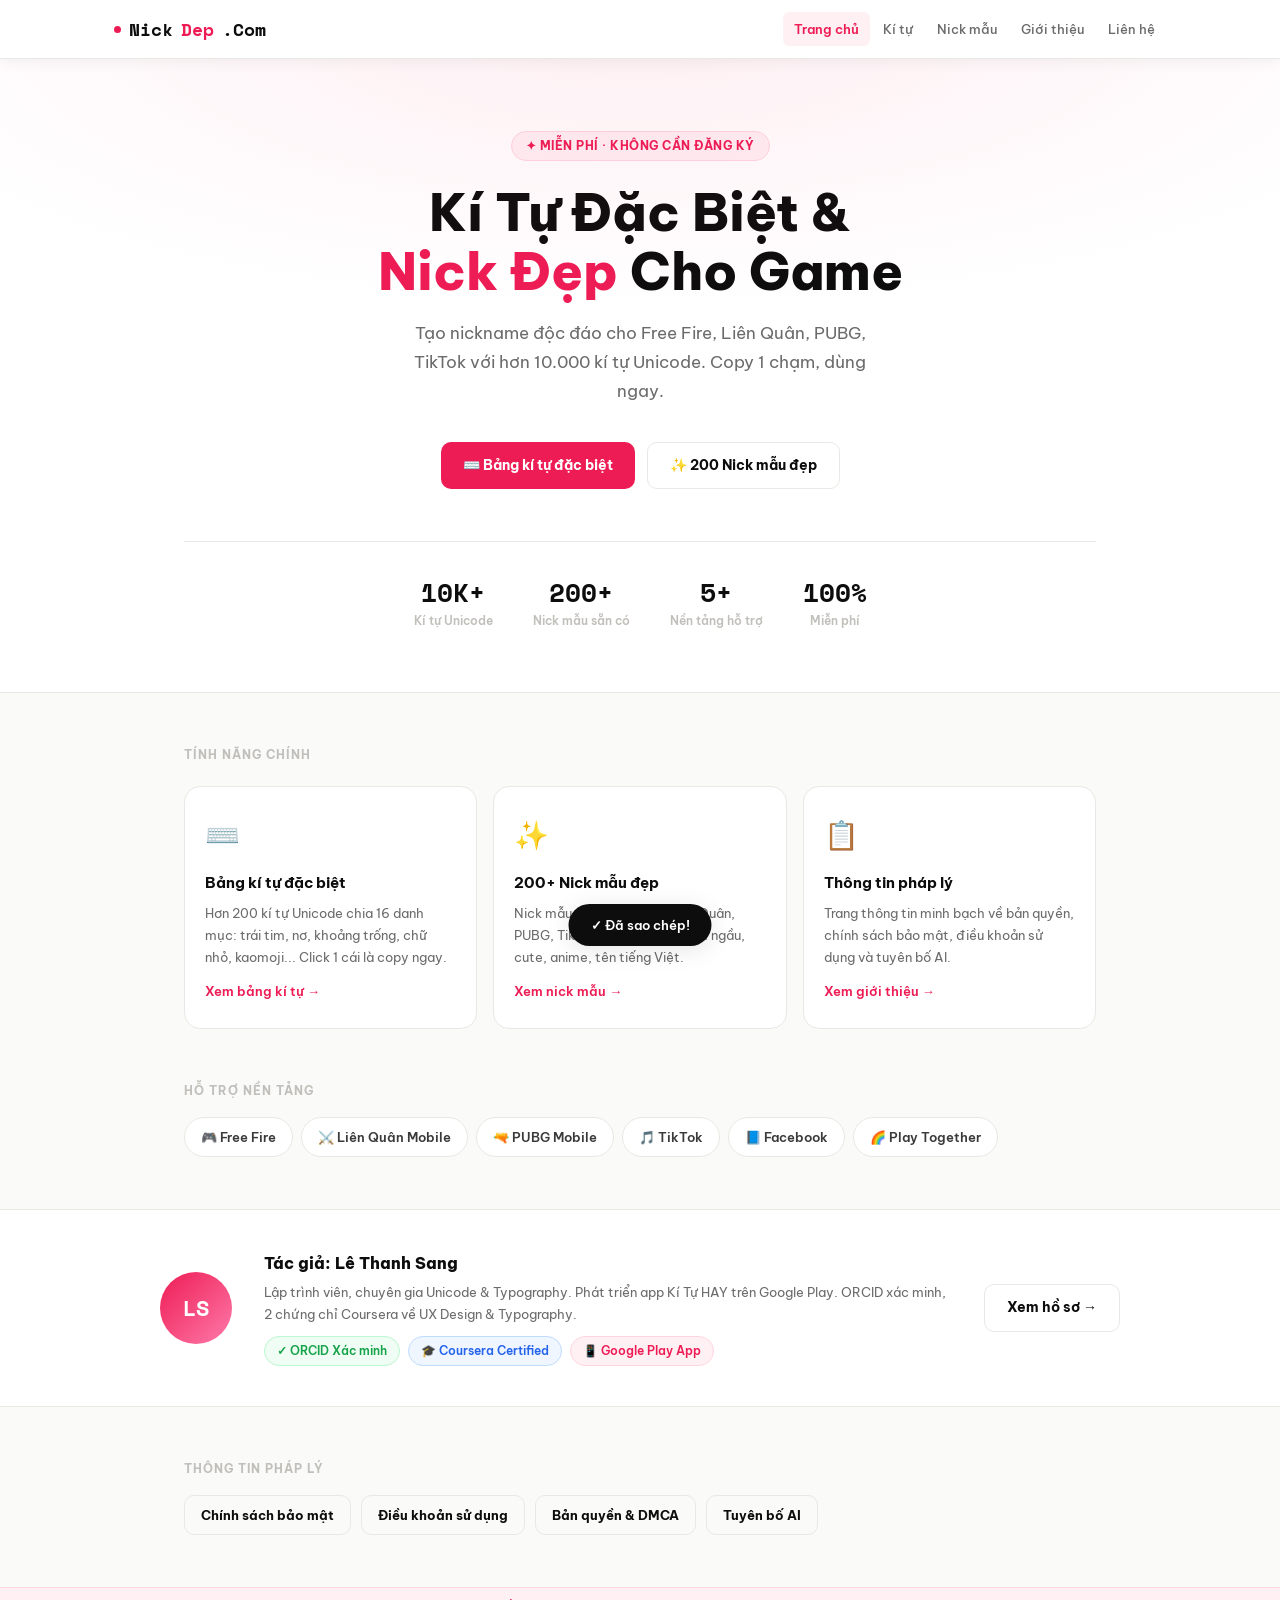
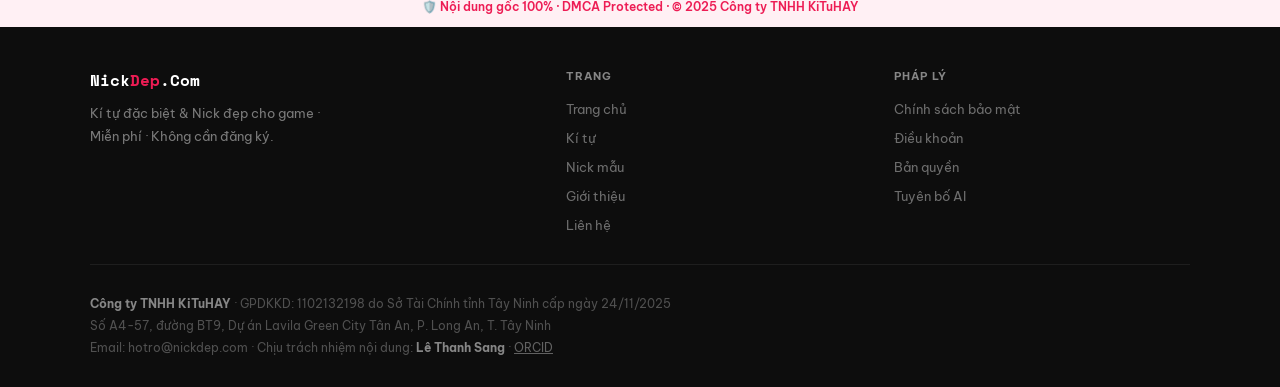
<file: index.html>
<!DOCTYPE html>
<html lang="vi">
<head>
<meta charset="UTF-8">
<meta name="viewport" content="width=device-width, initial-scale=1.0">
<title>NickDep.Com — Kí Tự Đặc Biệt & Nick Đẹp Cho Game</title>
<meta name="description" content="Công cụ tạo nick đẹp, kí tự đặc biệt cho FF, Liên Quân, PUBG, TikTok. Hơn 10.000 kí tự Unicode, 200+ mẫu nick. Miễn phí, không cần đăng ký.">
<link rel="canonical" href="https://kitunickdep.github.io/index.html">
<link rel="stylesheet" href="shared.css">
<style>
.hero {
  background: var(--white); border-bottom: 1px solid var(--g2);
  padding: 72px 24px 60px; text-align: center;
  position: relative; overflow: hidden;
}
.hero::before {
  content:''; position:absolute; inset:0;
  background: radial-gradient(ellipse 65% 45% at 50% -5%, rgba(237,28,84,.07), transparent);
  pointer-events:none;
}
.hero-eyebrow {
  display: inline-flex; align-items: center; gap: 6px;
  background: var(--pink-light); color: var(--pink);
  border: 1px solid var(--pink-mid); border-radius: 20px;
  padding: 4px 14px; font-size: 12px; font-weight: 700;
  letter-spacing: .5px; text-transform: uppercase; margin-bottom: 22px;
}
.hero h1 {
  font-size: clamp(30px, 6vw, 52px); font-weight: 800;
  line-height: 1.13; color: var(--black); margin-bottom: 18px;
}
.hero h1 .pink { color: var(--pink); }
.hero-desc {
  font-size: clamp(15px, 2vw, 17px); color: var(--g4);
  max-width: 500px; margin: 0 auto 36px;
}
.hero-actions { display: flex; gap: 12px; justify-content: center; flex-wrap: wrap; }
.stat-row {
  display: flex; justify-content: center; gap: 40px;
  flex-wrap: wrap; margin-top: 52px; padding-top: 36px;
  border-top: 1px solid var(--g2);
}
.stat { text-align: center; }
.stat-num {
  display: block; font-family: var(--mono); font-size: 26px;
  font-weight: 700; color: var(--black); line-height: 1.1;
}
.stat-lbl { font-size: 12px; color: var(--g3); font-weight: 600; margin-top: 3px; }
.features-grid { display: grid; grid-template-columns: repeat(3, 1fr); gap: 16px; }
.feat-card {
  background: var(--white); border: 1px solid var(--g2);
  border-radius: var(--rl); padding: 24px 20px;
  transition: all .2s; position: relative; overflow: hidden;
}
.feat-card::before {
  content:''; position:absolute; top:0; left:0; right:0; height:3px;
  background: var(--pink); transform:scaleX(0); transition:transform .2s; transform-origin:left;
}
.feat-card:hover { border-color: var(--pink-mid); box-shadow: var(--sh-pink); }
.feat-card:hover::before { transform: scaleX(1); }
.feat-icon { font-size: 28px; margin-bottom: 12px; }
.feat-title { font-size: 15px; font-weight: 700; margin-bottom: 6px; }
.feat-desc { font-size: 13px; color: var(--g4); line-height: 1.7; }
.feat-link {
  display: inline-flex; align-items: center; gap: 4px;
  margin-top: 12px; font-size: 13px; font-weight: 600;
  color: var(--pink); text-decoration: none;
}
.feat-link:hover { text-decoration: underline; }
.platform-tags { display: flex; gap: 8px; flex-wrap: wrap; }
.platform-tag {
  display: inline-flex; align-items: center; gap: 6px;
  padding: 8px 16px; border-radius: 20px;
  background: var(--white); border: 1px solid var(--g2);
  font-size: 13px; font-weight: 600; color: var(--g5);
}
.about-strip {
  background: var(--white); border-top: 1px solid var(--g2); border-bottom: 1px solid var(--g2);
  padding: 40px 24px;
}
.about-strip-inner {
  max-width: 960px; margin: 0 auto;
  display: flex; gap: 32px; align-items: center; flex-wrap: wrap;
}
.about-avatar {
  width: 72px; height: 72px; border-radius: 50%; flex-shrink: 0;
  background: linear-gradient(135deg, var(--pink), #ff7aaa);
  display: flex; align-items: center; justify-content: center;
  font-family: var(--mono); font-size: 22px; font-weight: 700; color: var(--white);
}
.about-text { flex: 1; min-width: 220px; }
.about-text h3 { font-size: 16px; font-weight: 800; margin-bottom: 4px; }
.about-text p { font-size: 13px; color: var(--g4); line-height: 1.7; }
.about-badges { display: flex; gap: 8px; flex-wrap: wrap; margin-top: 10px; }
@media (max-width: 700px) {
  .features-grid { grid-template-columns: 1fr; }
  .hero { padding: 48px 20px 40px; }
  .stat-row { gap: 24px; }
}
</style>
</head>
<body>
<main>
  <section class="hero">
    <div class="container">
      <div class="hero-eyebrow">✦ Miễn phí · Không cần đăng ký</div>
      <h1>Kí Tự Đặc Biệt &<br><span class="pink">Nick Đẹp</span> Cho Game</h1>
      <p class="hero-desc">Tạo nickname độc đáo cho Free Fire, Liên Quân, PUBG, TikTok với hơn 10.000 kí tự Unicode. Copy 1 chạm, dùng ngay.</p>
      <div class="hero-actions">
        <a href="ki-tu-dac-biet.html" class="btn btn-pink">⌨️ Bảng kí tự đặc biệt</a>
        <a href="nick-mau.html" class="btn btn-outline">✨ 200 Nick mẫu đẹp</a>
      </div>
      <div class="stat-row">
        <div class="stat"><span class="stat-num">10K+</span><span class="stat-lbl">Kí tự Unicode</span></div>
        <div class="stat"><span class="stat-num">200+</span><span class="stat-lbl">Nick mẫu sẵn có</span></div>
        <div class="stat"><span class="stat-num">5+</span><span class="stat-lbl">Nền tảng hỗ trợ</span></div>
        <div class="stat"><span class="stat-num">100%</span><span class="stat-lbl">Miễn phí</span></div>
      </div>
    </div>
  </section>

  <section class="section">
    <div class="container">
      <p style="font-size:12px;font-weight:700;text-transform:uppercase;letter-spacing:1px;color:var(--g3);margin-bottom:20px;">Tính năng chính</p>
      <div class="features-grid">
        <div class="feat-card">
          <div class="feat-icon">⌨️</div>
          <div class="feat-title">Bảng kí tự đặc biệt</div>
          <div class="feat-desc">Hơn 200 kí tự Unicode chia 16 danh mục: trái tim, nơ, khoảng trống, chữ nhỏ, kaomoji... Click 1 cái là copy ngay.</div>
          <a href="ki-tu-dac-biet.html" class="feat-link">Xem bảng kí tự →</a>
        </div>
        <div class="feat-card">
          <div class="feat-icon">✨</div>
          <div class="feat-title">200+ Nick mẫu đẹp</div>
          <div class="feat-desc">Nick mẫu sẵn có cho FF, Liên Quân, PUBG, TikTok — đủ phong cách ngầu, cute, anime, tên tiếng Việt.</div>
          <a href="nick-mau.html" class="feat-link">Xem nick mẫu →</a>
        </div>
        <div class="feat-card">
          <div class="feat-icon">📋</div>
          <div class="feat-title">Thông tin pháp lý</div>
          <div class="feat-desc">Trang thông tin minh bạch về bản quyền, chính sách bảo mật, điều khoản sử dụng và tuyên bố AI.</div>
          <a href="about.html" class="feat-link">Xem giới thiệu →</a>
        </div>
      </div>
    </div>
  </section>

  <section class="section" style="padding-top:0;">
    <div class="container">
      <p style="font-size:12px;font-weight:700;text-transform:uppercase;letter-spacing:1px;color:var(--g3);margin-bottom:16px;">Hỗ trợ nền tảng</p>
      <div class="platform-tags">
        <span class="platform-tag">🎮 Free Fire</span>
        <span class="platform-tag">⚔️ Liên Quân Mobile</span>
        <span class="platform-tag">🔫 PUBG Mobile</span>
        <span class="platform-tag">🎵 TikTok</span>
        <span class="platform-tag">📘 Facebook</span>
        <span class="platform-tag">🌈 Play Together</span>
      </div>
    </div>
  </section>

  <div class="about-strip">
    <div class="about-strip-inner">
      <div class="about-avatar">LS</div>
      <div class="about-text">
        <h3>Tác giả: Lê Thanh Sang</h3>
        <p>Lập trình viên, chuyên gia Unicode & Typography. Phát triển app Kí Tự HAY trên Google Play. ORCID xác minh, 2 chứng chỉ Coursera về UX Design & Typography.</p>
        <div class="about-badges">
          <span class="badge badge-green">✓ ORCID Xác minh</span>
          <span class="badge badge-blue">🎓 Coursera Certified</span>
          <span class="badge badge-pink">📱 Google Play App</span>
        </div>
      </div>
      <a href="about.html" class="btn btn-outline" style="flex-shrink:0;">Xem hồ sơ →</a>
    </div>
  </div>

  <section class="section">
    <div class="container">
      <p style="font-size:12px;font-weight:700;text-transform:uppercase;letter-spacing:1px;color:var(--g3);margin-bottom:16px;">Thông tin pháp lý</p>
      <div style="display:flex;gap:10px;flex-wrap:wrap;">
        <a href="chinh-sach-bao-mat.html" class="btn btn-outline" style="font-size:13px;padding:8px 16px;">Chính sách bảo mật</a>
        <a href="dieu-khoan-su-dung.html" class="btn btn-outline" style="font-size:13px;padding:8px 16px;">Điều khoản sử dụng</a>
        <a href="ban-quyen.html"          class="btn btn-outline" style="font-size:13px;padding:8px 16px;">Bản quyền & DMCA</a>
        <a href="tuyen-bo-ai.html"        class="btn btn-outline" style="font-size:13px;padding:8px 16px;">Tuyên bố AI</a>
      </div>
    </div>
  </section>
</main>
<script src="shared.js"></script>
</body>
</html>
</file>
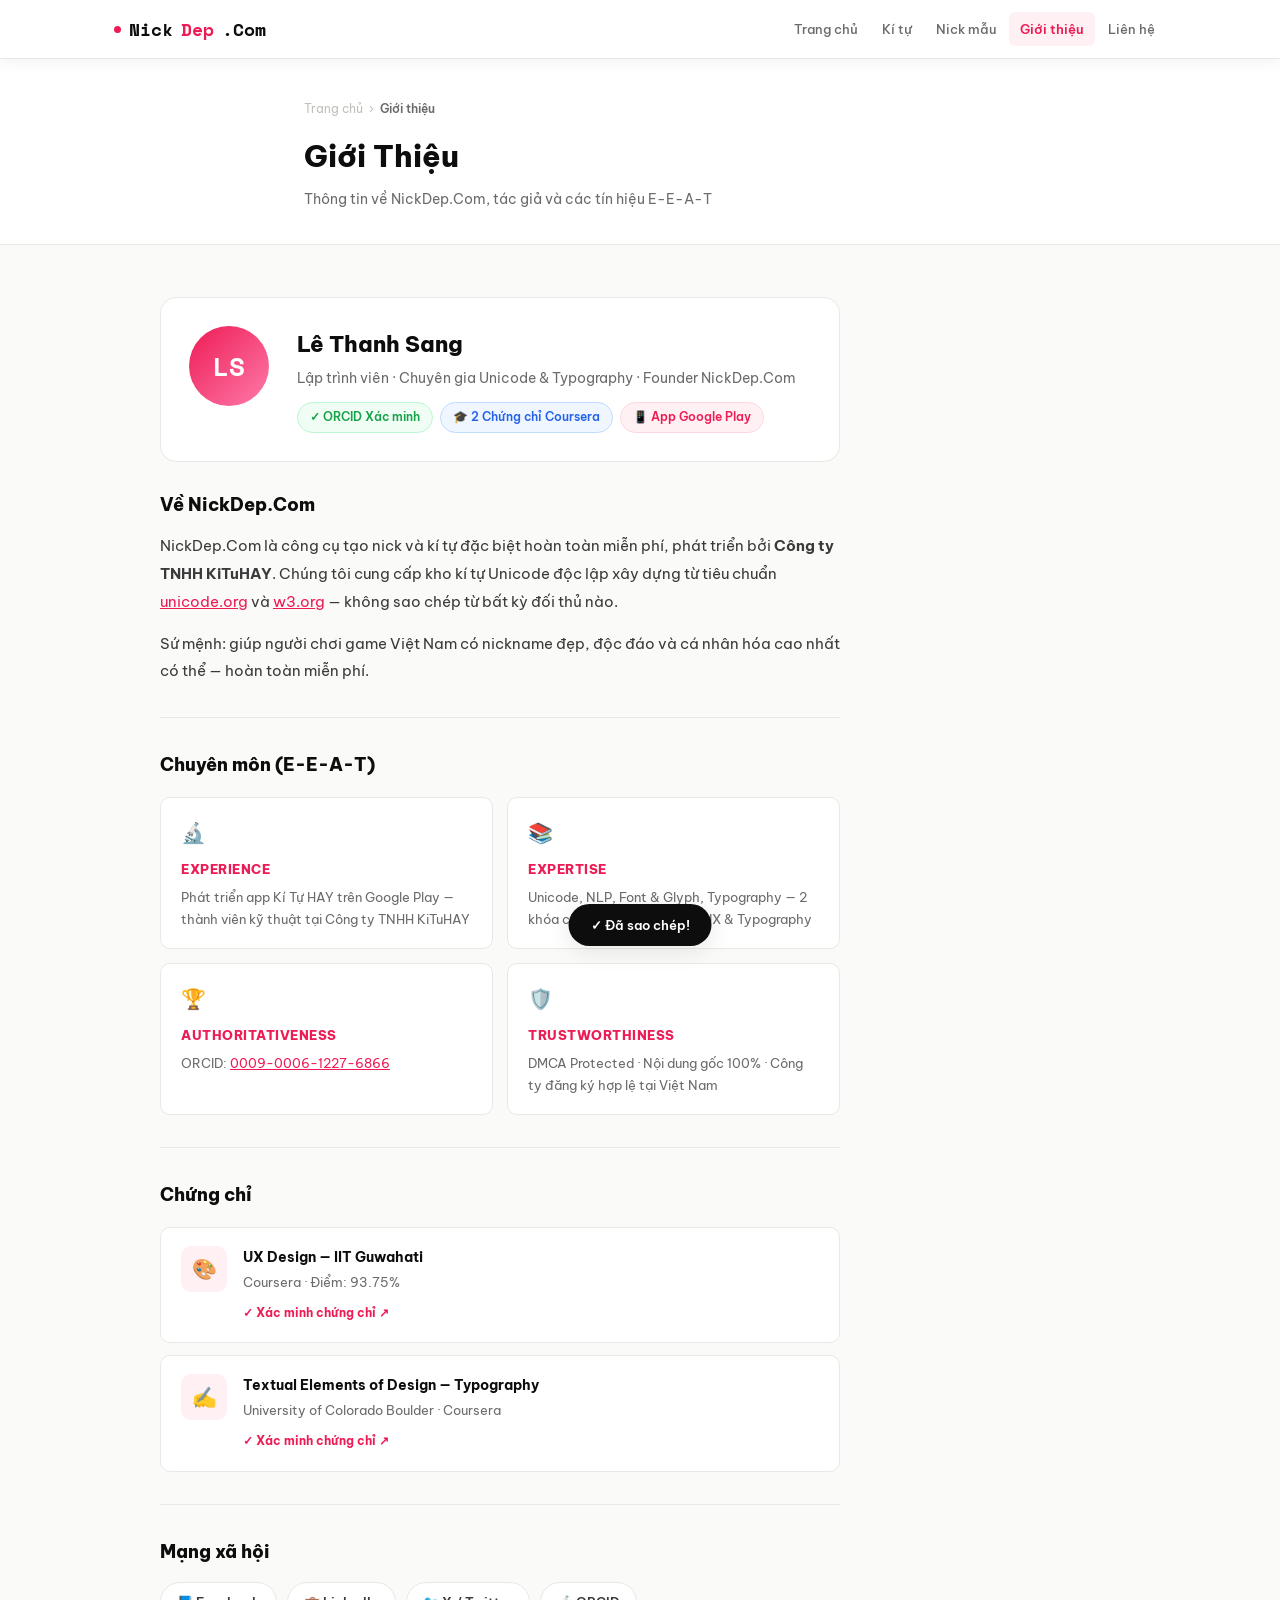
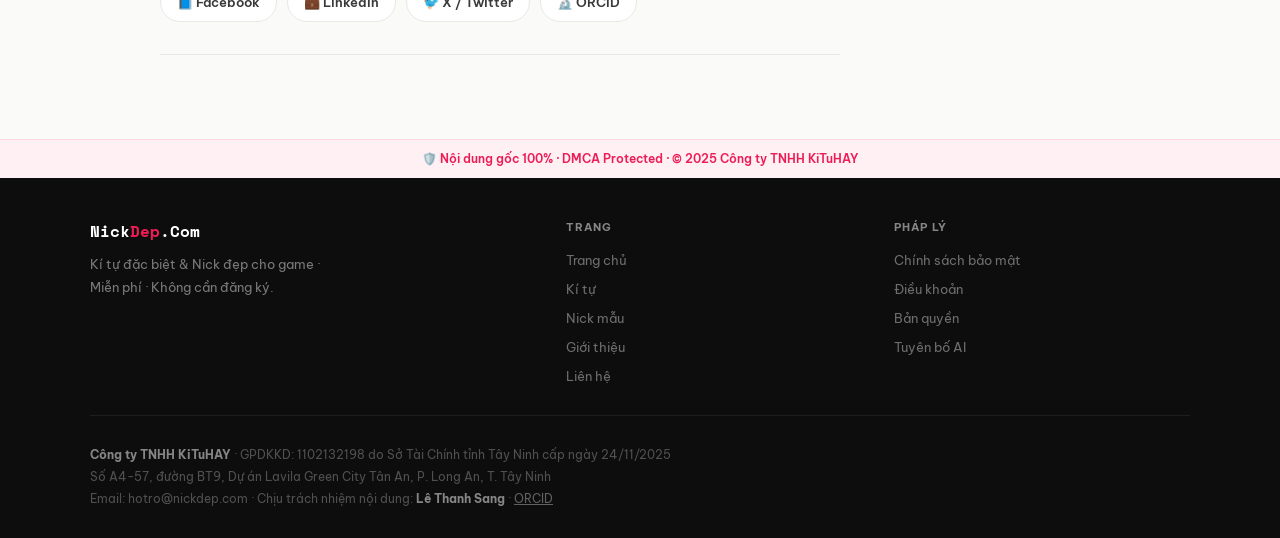
<file: about.html>
<!DOCTYPE html>
<html lang="vi">
<head>
<meta charset="UTF-8">
<meta name="viewport" content="width=device-width, initial-scale=1.0">
<title>Giới Thiệu — Lê Thanh Sang & NickDep.Com</title>
<meta name="description" content="Giới thiệu về NickDep.Com và tác giả Lê Thanh Sang — chuyên gia Unicode, Typography, UX Design. ORCID xác minh, 2 chứng chỉ Coursera.">
<link rel="canonical" href="https://kitunickdep.github.io/about.html">
<link rel="stylesheet" href="shared.css">
<style>
.author-block {
  display: flex; gap: 28px; align-items: flex-start;
  background: var(--white); border: 1px solid var(--g2);
  border-radius: var(--rl); padding: 28px;
  margin-bottom: 28px;
}
.author-avatar {
  width: 80px; height: 80px; border-radius: 50%; flex-shrink: 0;
  background: linear-gradient(135deg,var(--pink),#ff7aaa);
  display: flex; align-items: center; justify-content: center;
  font-family: var(--mono); font-size: 26px; font-weight: 700; color: var(--white);
}
.author-info h1 { font-size: 22px; font-weight: 800; margin-bottom: 3px; }
.author-info .role { font-size: 14px; color: var(--g4); margin-bottom: 12px; }
.badge-row { display: flex; gap: 7px; flex-wrap: wrap; }
.eeat-grid { display: grid; grid-template-columns: 1fr 1fr; gap: 14px; margin-bottom: 28px; }
.eeat-card {
  background: var(--white); border: 1px solid var(--g2);
  border-radius: var(--r); padding: 18px 20px;
}
.eeat-icon { font-size: 20px; margin-bottom: 8px; }
.eeat-title { font-size: 13px; font-weight: 800; text-transform: uppercase; letter-spacing: .5px; color: var(--pink); margin-bottom: 6px; }
.eeat-body { font-size: 13px; color: var(--g4); line-height: 1.7; }
.cert-card {
  display: flex; gap: 16px; align-items: flex-start;
  background: var(--white); border: 1px solid var(--g2);
  border-radius: var(--r); padding: 18px 20px;
  margin-bottom: 12px; transition: all .18s;
}
.cert-card:hover { border-color: var(--pink-mid); box-shadow: var(--sh-pink); }
.cert-icon {
  width: 46px; height: 46px; border-radius: 10px;
  background: var(--pink-light); display: flex; align-items: center;
  justify-content: center; font-size: 20px; flex-shrink: 0;
}
.cert-title { font-size: 14px; font-weight: 700; color: var(--black); margin-bottom: 2px; }
.cert-sub { font-size: 12.5px; color: var(--g4); margin-bottom: 6px; }
.cert-verify { font-size: 12px; font-weight: 700; color: var(--pink); text-decoration: none; }
.cert-verify:hover { text-decoration: underline; }
.social-row { display: flex; gap: 10px; flex-wrap: wrap; margin-top: 8px; }
.social-btn {
  display: inline-flex; align-items: center; gap: 6px;
  padding: 8px 16px; border-radius: 20px;
  border: 1.5px solid var(--g2); background: var(--white);
  font-size: 13px; font-weight: 600; color: var(--g5);
  text-decoration: none; transition: all .18s;
}
.social-btn:hover { border-color: var(--pink); color: var(--pink); }
@media(max-width:600px){
  .author-block{flex-direction:column;gap:18px;}
  .eeat-grid{grid-template-columns:1fr;}
}
</style>
</head>
<body>
<main>
  <div class="page-header">
    <div class="container-sm">
      <div class="breadcrumb">
        <a href="index.html">Trang chủ</a> ›
        <span>Giới thiệu</span>
      </div>
      <h1>Giới Thiệu</h1>
      <p>Thông tin về NickDep.Com, tác giả và các tín hiệu E-E-A-T</p>
    </div>
  </div>

  <div class="container section">
    <div style="max-width:680px;">

      <!-- AUTHOR CARD -->
      <div class="author-block">
        <div class="author-avatar">LS</div>
        <div class="author-info">
          <h1>Lê Thanh Sang</h1>
          <div class="role">Lập trình viên · Chuyên gia Unicode & Typography · Founder NickDep.Com</div>
          <div class="badge-row">
            <span class="badge badge-green">✓ ORCID Xác minh</span>
            <span class="badge badge-blue">🎓 2 Chứng chỉ Coursera</span>
            <span class="badge badge-pink">📱 App Google Play</span>
          </div>
        </div>
      </div>

      <!-- ABOUT SITE -->
      <h2 style="font-size:18px;font-weight:800;margin-bottom:12px;">Về NickDep.Com</h2>
      <p style="color:var(--g5);margin-bottom:14px;line-height:1.85;">
        NickDep.Com là công cụ tạo nick và kí tự đặc biệt hoàn toàn miễn phí, phát triển bởi <strong>Công ty TNHH KiTuHAY</strong>. Chúng tôi cung cấp kho kí tự Unicode độc lập xây dựng từ tiêu chuẩn <a href="https://unicode.org" target="_blank" style="color:var(--pink);">unicode.org</a> và <a href="https://w3.org" target="_blank" style="color:var(--pink);">w3.org</a> — không sao chép từ bất kỳ đối thủ nào.
      </p>
      <p style="color:var(--g5);margin-bottom:28px;line-height:1.85;">
        Sứ mệnh: giúp người chơi game Việt Nam có nickname đẹp, độc đáo và cá nhân hóa cao nhất có thể — hoàn toàn miễn phí.
      </p>

      <div class="divider"></div>

      <!-- EEAT -->
      <h2 style="font-size:18px;font-weight:800;margin:0 0 16px;">Chuyên môn (E-E-A-T)</h2>
      <div class="eeat-grid">
        <div class="eeat-card">
          <div class="eeat-icon">🔬</div>
          <div class="eeat-title">Experience</div>
          <div class="eeat-body">Phát triển app Kí Tự HAY trên Google Play — thành viên kỹ thuật tại Công ty TNHH KiTuHAY</div>
        </div>
        <div class="eeat-card">
          <div class="eeat-icon">📚</div>
          <div class="eeat-title">Expertise</div>
          <div class="eeat-body">Unicode, NLP, Font & Glyph, Typography — 2 khóa chuyên ngành thiết kế UX & Typography</div>
        </div>
        <div class="eeat-card">
          <div class="eeat-icon">🏆</div>
          <div class="eeat-title">Authoritativeness</div>
          <div class="eeat-body">ORCID: <a href="https://orcid.org/0009-0006-1227-6866" target="_blank" style="color:var(--pink);">0009-0006-1227-6866</a></div>
        </div>
        <div class="eeat-card">
          <div class="eeat-icon">🛡️</div>
          <div class="eeat-title">Trustworthiness</div>
          <div class="eeat-body">DMCA Protected · Nội dung gốc 100% · Công ty đăng ký hợp lệ tại Việt Nam</div>
        </div>
      </div>

      <div class="divider"></div>

      <!-- CERTS -->
      <h2 style="font-size:18px;font-weight:800;margin-bottom:16px;">Chứng chỉ</h2>
      <div class="cert-card">
        <div class="cert-icon">🎨</div>
        <div>
          <div class="cert-title">UX Design — IIT Guwahati</div>
          <div class="cert-sub">Coursera · Điểm: 93.75%</div>
          <a href="https://coursera.org/verify/PZJL4DRDGA8M" target="_blank" class="cert-verify">✓ Xác minh chứng chỉ ↗</a>
        </div>
      </div>
      <div class="cert-card">
        <div class="cert-icon">✍️</div>
        <div>
          <div class="cert-title">Textual Elements of Design — Typography</div>
          <div class="cert-sub">University of Colorado Boulder · Coursera</div>
          <a href="https://coursera.org/verify/EG49LITMPHN0" target="_blank" class="cert-verify">✓ Xác minh chứng chỉ ↗</a>
        </div>
      </div>

      <div class="divider"></div>

      <!-- SOCIAL -->
      <h2 style="font-size:18px;font-weight:800;margin-bottom:14px;">Mạng xã hội</h2>
      <div class="social-row">
        <a href="https://www.facebook.com/sangleit/" target="_blank" class="social-btn">📘 Facebook</a>
        <a href="https://www.linkedin.com/in/sangleit/" target="_blank" class="social-btn">💼 LinkedIn</a>
        <a href="https://x.com/lesangit" target="_blank" class="social-btn">🐦 X / Twitter</a>
        <a href="https://orcid.org/0009-0006-1227-6866" target="_blank" class="social-btn">🔬 ORCID</a>
        
      </div>

      <div class="divider"></div>
    </div>
  </div>
</main>
<script src="shared.js"></script>
</body>
</html>
</file>
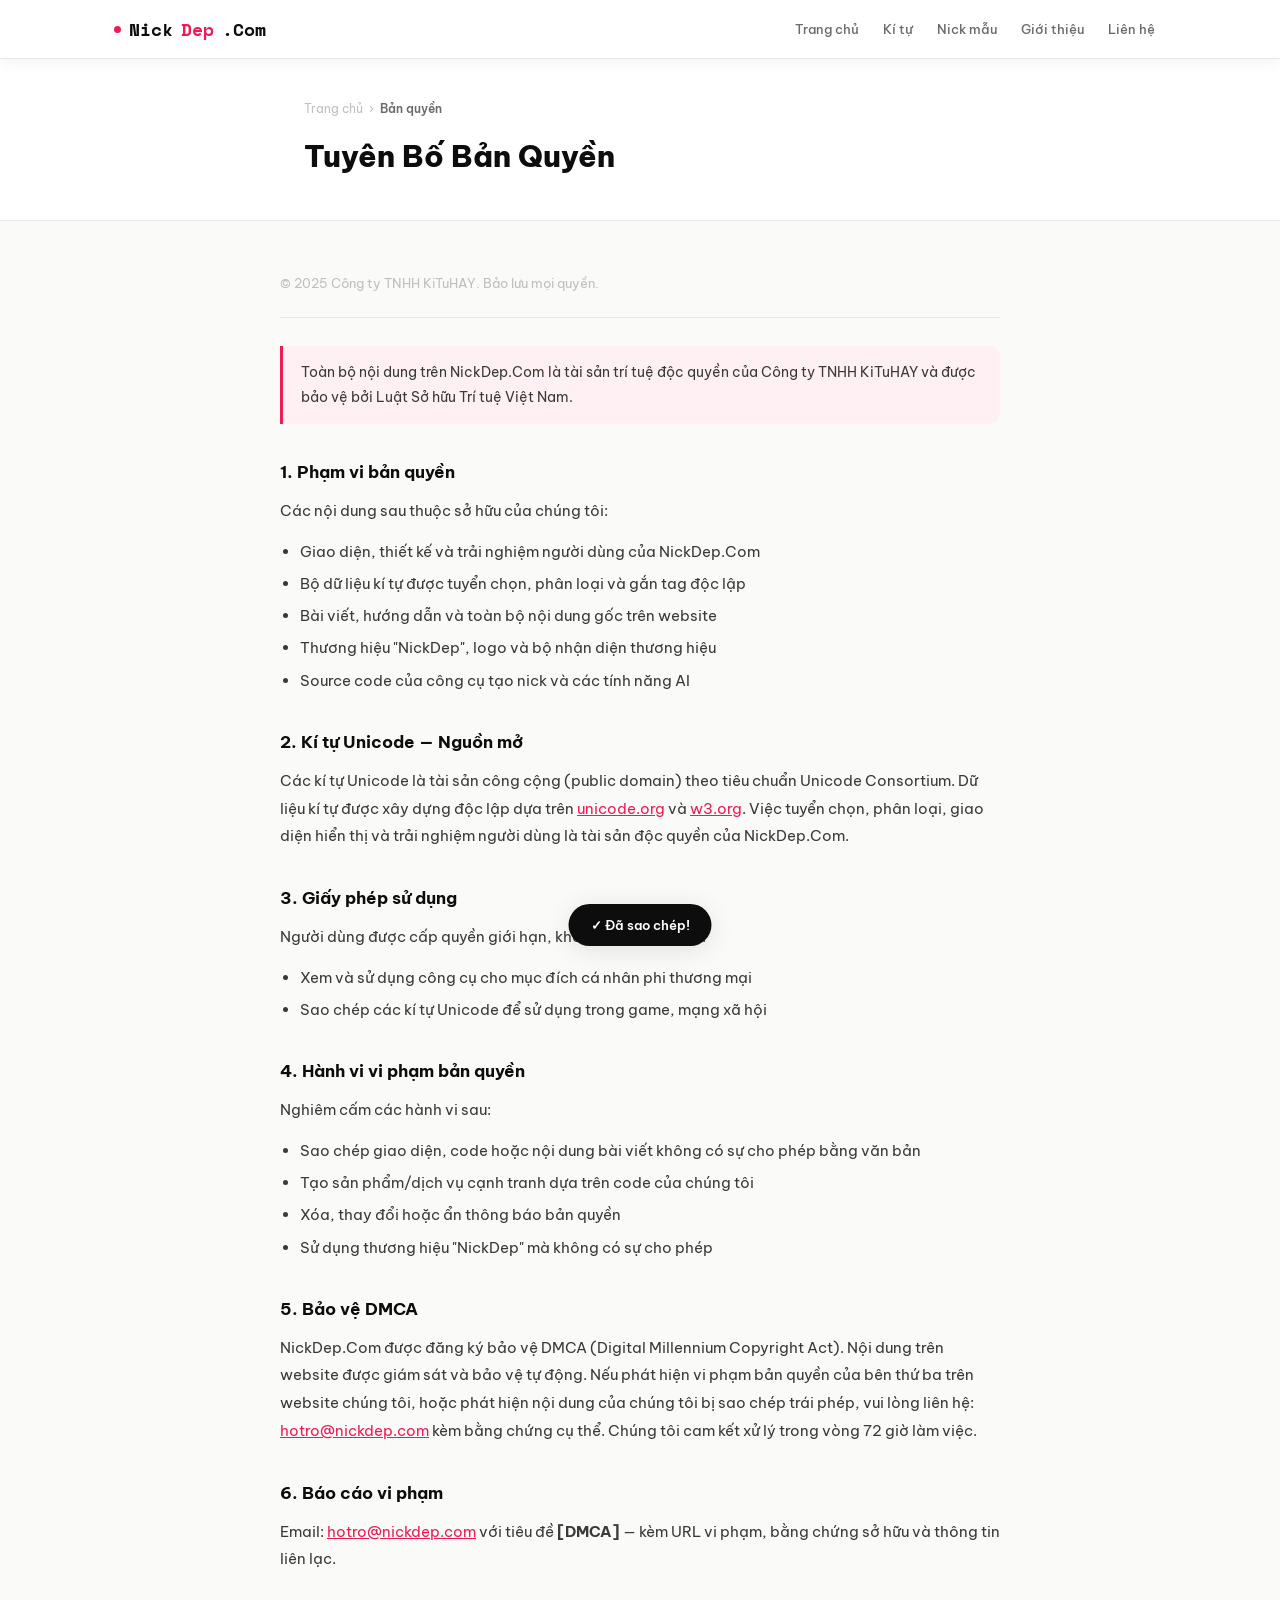
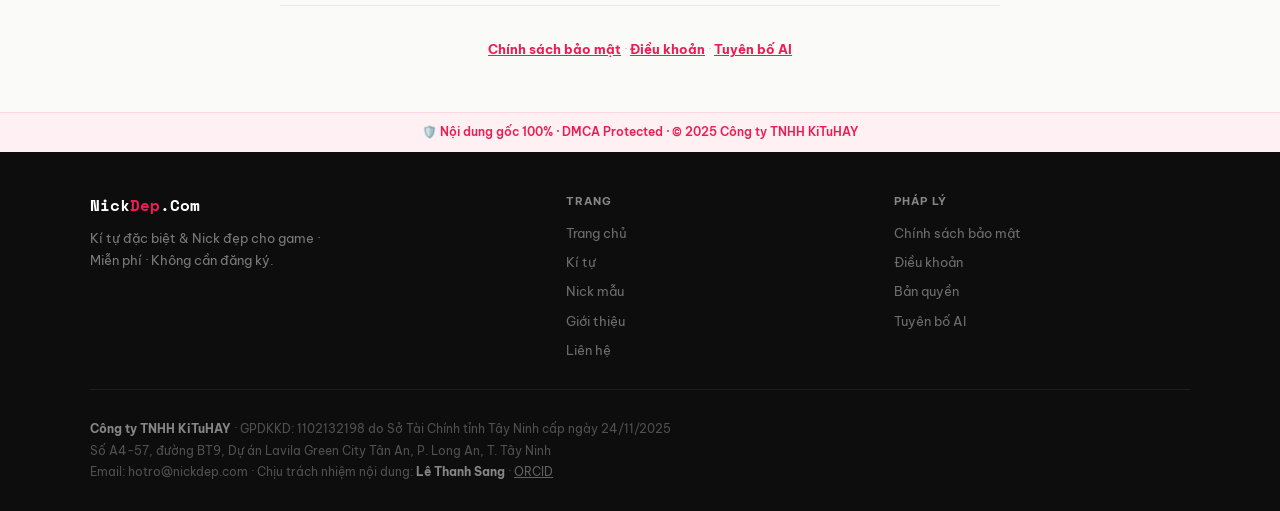
<file: ban-quyen.html>
<!DOCTYPE html>
<html lang="vi">
<head>
<meta charset="UTF-8"><meta name="viewport" content="width=device-width, initial-scale=1.0">
<title>Bản Quyền & DMCA — NickDep.Com</title>
<meta name="description" content="Tuyên bố bản quyền và bảo vệ DMCA của NickDep.Com. © 2025 Công ty TNHH KiTuHAY.">
<link rel="canonical" href="https://kitunickdep.github.io/ban-quyen.html">
<link rel="stylesheet" href="shared.css">
</head>
<body>
<main>
  <div class="page-header">
    <div class="container-sm">
      <div class="breadcrumb"><a href="index.html">Trang chủ</a> › <span>Bản quyền</span></div>
      <h1>Tuyên Bố Bản Quyền</h1>
    </div>
  </div>
  <div class="container-sm section">
    <div class="legal-body">
      <div class="updated-note">© 2025 Công ty TNHH KiTuHAY. Bảo lưu mọi quyền.</div>
      <div class="legal-highlight">Toàn bộ nội dung trên NickDep.Com là tài sản trí tuệ độc quyền của Công ty TNHH KiTuHAY và được bảo vệ bởi Luật Sở hữu Trí tuệ Việt Nam.</div>
      <h2>1. Phạm vi bản quyền</h2>
      <p>Các nội dung sau thuộc sở hữu của chúng tôi:</p>
      <ul>
        <li>Giao diện, thiết kế và trải nghiệm người dùng của NickDep.Com</li>
        <li>Bộ dữ liệu kí tự được tuyển chọn, phân loại và gắn tag độc lập</li>
        <li>Bài viết, hướng dẫn và toàn bộ nội dung gốc trên website</li>
        <li>Thương hiệu "NickDep", logo và bộ nhận diện thương hiệu</li>
        <li>Source code của công cụ tạo nick và các tính năng AI</li>
      </ul>
      <h2>2. Kí tự Unicode — Nguồn mở</h2>
      <p>Các kí tự Unicode là tài sản công cộng (public domain) theo tiêu chuẩn Unicode Consortium. Dữ liệu kí tự được xây dựng độc lập dựa trên <a href="https://unicode.org" target="_blank">unicode.org</a> và <a href="https://w3.org" target="_blank">w3.org</a>. Việc tuyển chọn, phân loại, giao diện hiển thị và trải nghiệm người dùng là tài sản độc quyền của NickDep.Com.</p>
      <h2>3. Giấy phép sử dụng</h2>
      <p>Người dùng được cấp quyền giới hạn, không độc quyền để:</p>
      <ul>
        <li>Xem và sử dụng công cụ cho mục đích cá nhân phi thương mại</li>
        <li>Sao chép các kí tự Unicode để sử dụng trong game, mạng xã hội</li>
      </ul>
      <h2>4. Hành vi vi phạm bản quyền</h2>
      <p>Nghiêm cấm các hành vi sau:</p>
      <ul>
        <li>Sao chép giao diện, code hoặc nội dung bài viết không có sự cho phép bằng văn bản</li>
        <li>Tạo sản phẩm/dịch vụ cạnh tranh dựa trên code của chúng tôi</li>
        <li>Xóa, thay đổi hoặc ẩn thông báo bản quyền</li>
        <li>Sử dụng thương hiệu "NickDep" mà không có sự cho phép</li>
      </ul>
      <h2>5. Bảo vệ DMCA</h2>
      <p>NickDep.Com được đăng ký bảo vệ DMCA (Digital Millennium Copyright Act). Nội dung trên website được giám sát và bảo vệ tự động. Nếu phát hiện vi phạm bản quyền của bên thứ ba trên website chúng tôi, hoặc phát hiện nội dung của chúng tôi bị sao chép trái phép, vui lòng liên hệ: <a href="mailto:hotro@nickdep.com">hotro@nickdep.com</a> kèm bằng chứng cụ thể. Chúng tôi cam kết xử lý trong vòng 72 giờ làm việc.</p>
      <h2>6. Báo cáo vi phạm</h2>
      <p>Email: <a href="mailto:hotro@nickdep.com">hotro@nickdep.com</a> với tiêu đề <strong>[DMCA]</strong> — kèm URL vi phạm, bằng chứng sở hữu và thông tin liên lạc.</p>
    </div>
    <div class="divider"></div>
    <p style="font-size:13px;color:var(--g3);text-align:center;">
      <a href="chinh-sach-bao-mat.html" style="color:var(--pink);font-weight:700;">Chính sách bảo mật</a> ·
      <a href="dieu-khoan-su-dung.html" style="color:var(--pink);font-weight:700;">Điều khoản</a> ·
      <a href="tuyen-bo-ai.html" style="color:var(--pink);font-weight:700;">Tuyên bố AI</a>
    </p>
  </div>
</main>
<script src="shared.js"></script>
</body>
</html>
</file>
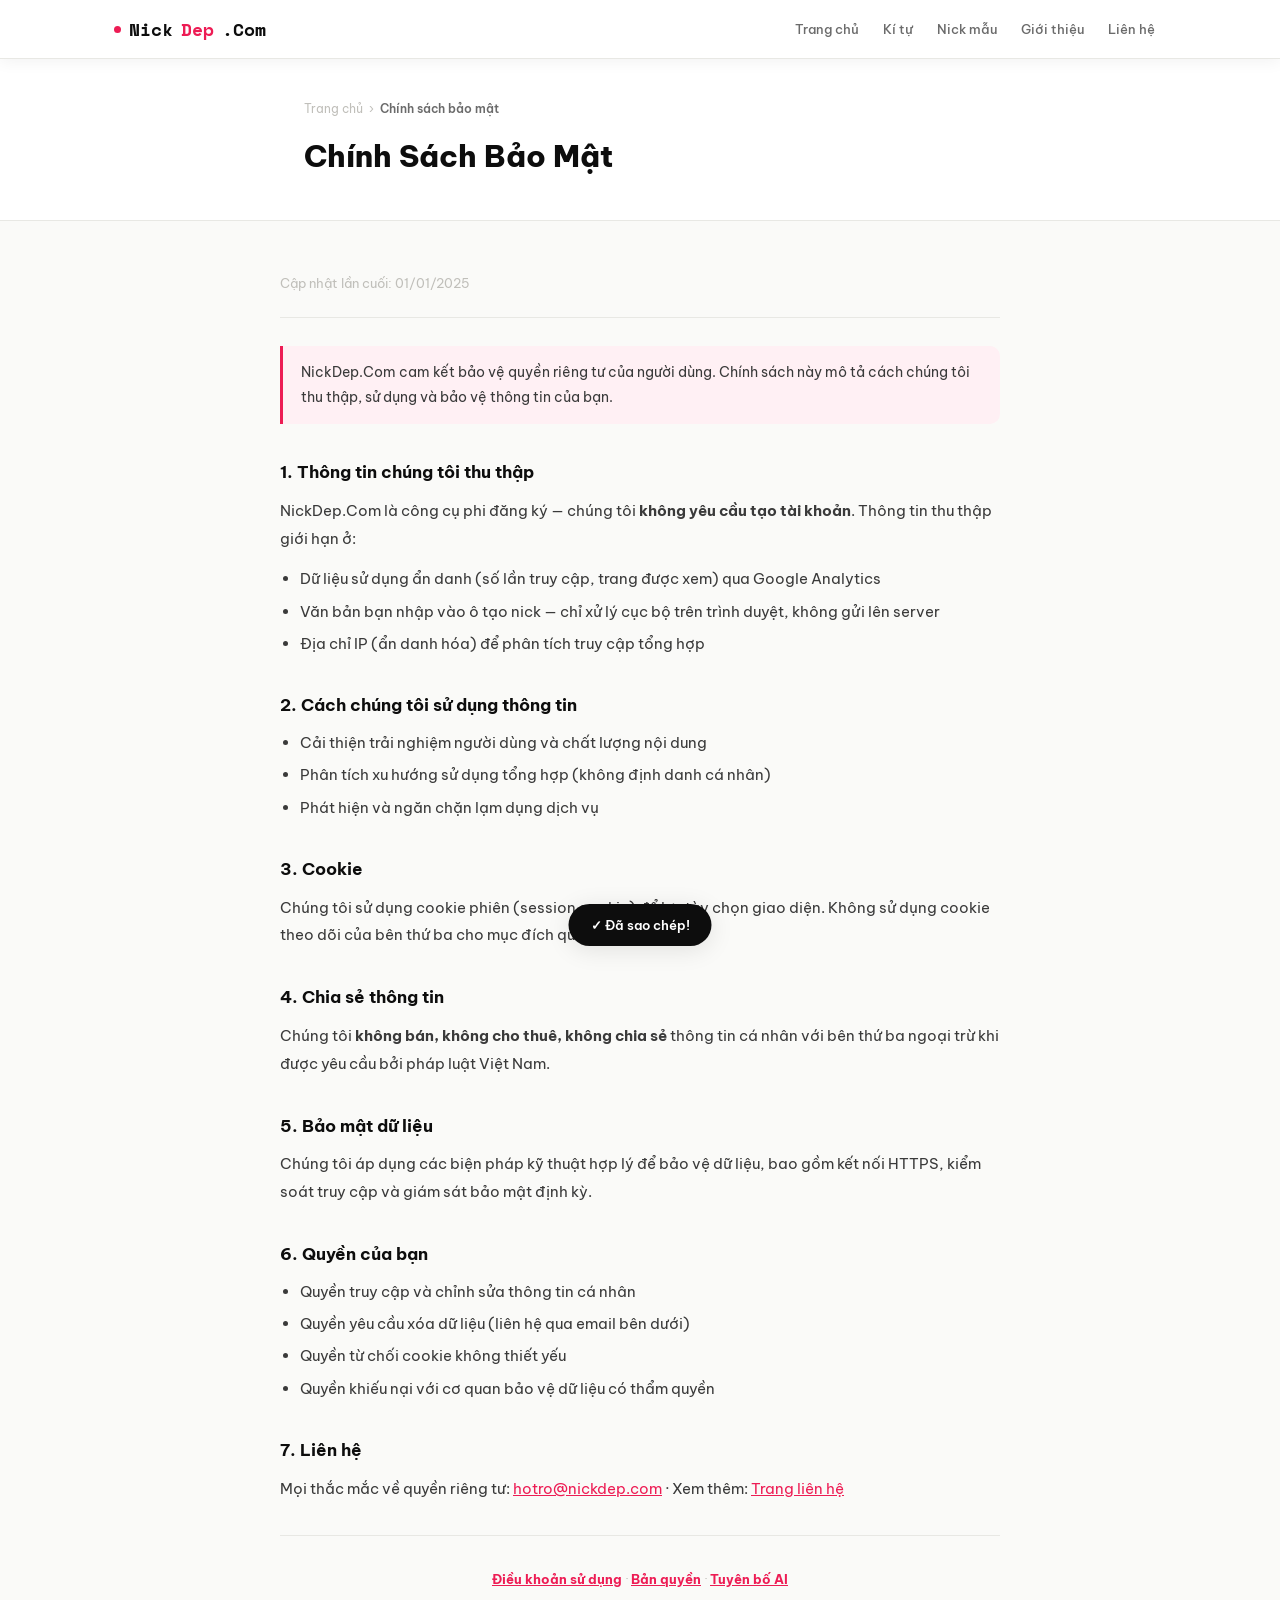
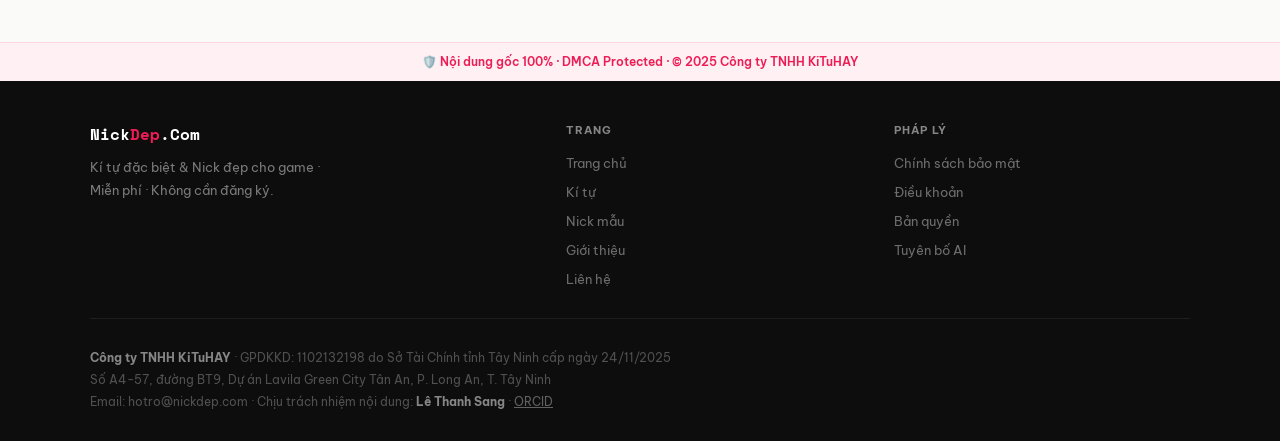
<file: chinh-sach-bao-mat.html>
<!DOCTYPE html>
<html lang="vi">
<head>
<meta charset="UTF-8"><meta name="viewport" content="width=device-width, initial-scale=1.0">
<title>Chính Sách Bảo Mật — NickDep.Com</title>
<meta name="description" content="Chính sách bảo mật của NickDep.Com: cách thu thập, sử dụng và bảo vệ dữ liệu người dùng.">
<link rel="canonical" href="https://kitunickdep.github.io/chinh-sach-bao-mat.html">
<link rel="stylesheet" href="shared.css">
</head>
<body>
<main>
  <div class="page-header">
    <div class="container-sm">
      <div class="breadcrumb"><a href="index.html">Trang chủ</a> › <span>Chính sách bảo mật</span></div>
      <h1>Chính Sách Bảo Mật</h1>
    </div>
  </div>
  <div class="container-sm section">
    <div class="legal-body">
      <div class="updated-note">Cập nhật lần cuối: 01/01/2025</div>
      <div class="legal-highlight">NickDep.Com cam kết bảo vệ quyền riêng tư của người dùng. Chính sách này mô tả cách chúng tôi thu thập, sử dụng và bảo vệ thông tin của bạn.</div>
      <h2>1. Thông tin chúng tôi thu thập</h2>
      <p>NickDep.Com là công cụ phi đăng ký — chúng tôi <strong>không yêu cầu tạo tài khoản</strong>. Thông tin thu thập giới hạn ở:</p>
      <ul>
        <li>Dữ liệu sử dụng ẩn danh (số lần truy cập, trang được xem) qua Google Analytics</li>
        <li>Văn bản bạn nhập vào ô tạo nick — chỉ xử lý cục bộ trên trình duyệt, không gửi lên server</li>
        <li>Địa chỉ IP (ẩn danh hóa) để phân tích truy cập tổng hợp</li>
      </ul>
      <h2>2. Cách chúng tôi sử dụng thông tin</h2>
      <ul>
        <li>Cải thiện trải nghiệm người dùng và chất lượng nội dung</li>
        <li>Phân tích xu hướng sử dụng tổng hợp (không định danh cá nhân)</li>
        <li>Phát hiện và ngăn chặn lạm dụng dịch vụ</li>
      </ul>
      <h2>3. Cookie</h2>
      <p>Chúng tôi sử dụng cookie phiên (session cookie) để lưu tùy chọn giao diện. Không sử dụng cookie theo dõi của bên thứ ba cho mục đích quảng cáo.</p>
      <h2>4. Chia sẻ thông tin</h2>
      <p>Chúng tôi <strong>không bán, không cho thuê, không chia sẻ</strong> thông tin cá nhân với bên thứ ba ngoại trừ khi được yêu cầu bởi pháp luật Việt Nam.</p>
      <h2>5. Bảo mật dữ liệu</h2>
      <p>Chúng tôi áp dụng các biện pháp kỹ thuật hợp lý để bảo vệ dữ liệu, bao gồm kết nối HTTPS, kiểm soát truy cập và giám sát bảo mật định kỳ.</p>
      <h2>6. Quyền của bạn</h2>
      <ul>
        <li>Quyền truy cập và chỉnh sửa thông tin cá nhân</li>
        <li>Quyền yêu cầu xóa dữ liệu (liên hệ qua email bên dưới)</li>
        <li>Quyền từ chối cookie không thiết yếu</li>
        <li>Quyền khiếu nại với cơ quan bảo vệ dữ liệu có thẩm quyền</li>
      </ul>
      <h2>7. Liên hệ</h2>
      <p>Mọi thắc mắc về quyền riêng tư: <a href="mailto:hotro@nickdep.com">hotro@nickdep.com</a> · Xem thêm: <a href="contact.html">Trang liên hệ</a></p>
    </div>
    <div class="divider"></div>
    <p style="font-size:13px;color:var(--g3);text-align:center;">
      <a href="dieu-khoan-su-dung.html" style="color:var(--pink);font-weight:700;">Điều khoản sử dụng</a> ·
      <a href="ban-quyen.html" style="color:var(--pink);font-weight:700;">Bản quyền</a> ·
      <a href="tuyen-bo-ai.html" style="color:var(--pink);font-weight:700;">Tuyên bố AI</a>
    </p>
  </div>
</main>
<script src="shared.js"></script>
</body>
</html>
</file>
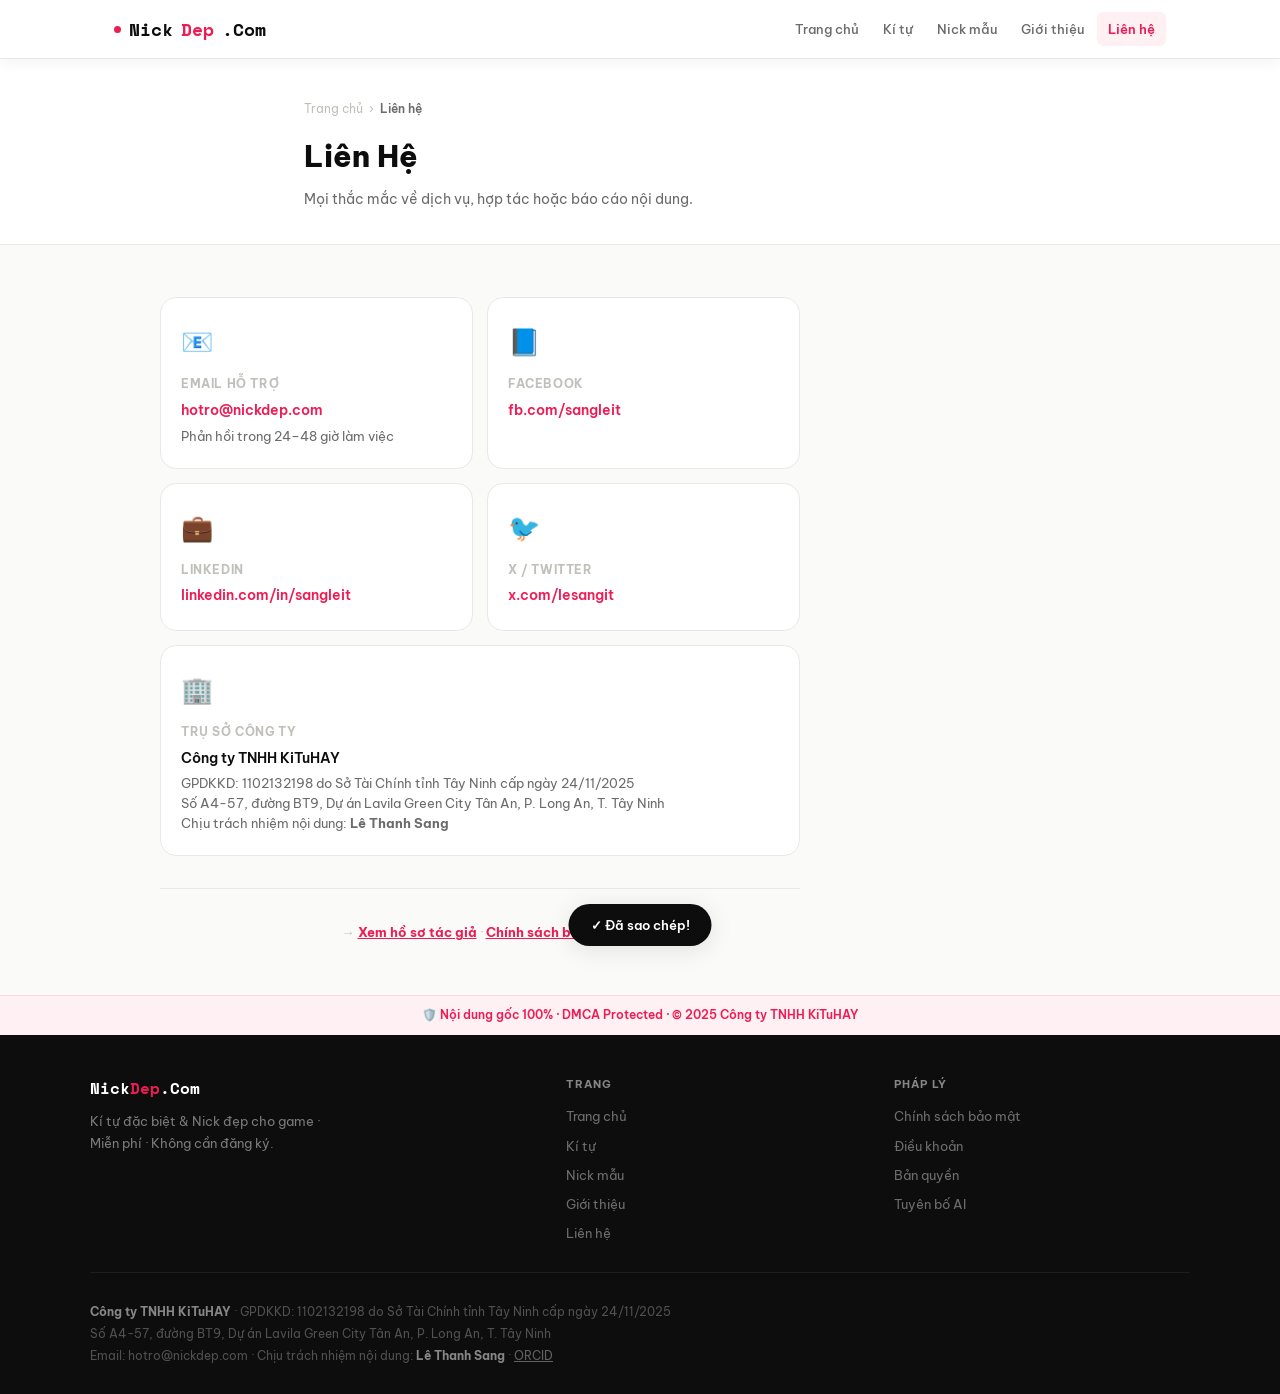
<file: contact.html>
<!DOCTYPE html>
<html lang="vi">
<head>
<meta charset="UTF-8">
<meta name="viewport" content="width=device-width, initial-scale=1.0">
<title>Liên Hệ — NickDep.Com</title>
<meta name="description" content="Liên hệ với NickDep.Com qua email hotro@nickdep.com hoặc mạng xã hội. Công ty TNHH KiTuHAY.">
<link rel="canonical" href="https://kitunickdep.github.io/contact.html">
<link rel="stylesheet" href="shared.css">
<style>
.contact-grid { display: grid; grid-template-columns: 1fr 1fr; gap: 14px; }
.contact-card {
  background: var(--white); border: 1px solid var(--g2);
  border-radius: var(--rl); padding: 22px 20px;
  transition: all .18s;
}
.contact-card:hover { border-color: var(--pink-mid); box-shadow: var(--sh-pink); }
.contact-card.full { grid-column: 1 / -1; }
.c-icon { font-size: 26px; margin-bottom: 10px; }
.c-label { font-size: 12px; font-weight: 700; text-transform: uppercase; letter-spacing: .6px; color: var(--g3); margin-bottom: 4px; }
.c-value { font-size: 14px; font-weight: 600; color: var(--black); }
.c-value a { color: var(--pink); text-decoration: none; }
.c-value a:hover { text-decoration: underline; }
.c-sub { font-size: 12.5px; color: var(--g4); margin-top: 3px; line-height: 1.6; }
@media(max-width:600px){ .contact-grid{grid-template-columns:1fr;} .contact-card.full{grid-column:1;} }
</style>
</head>
<body>
<main>
  <div class="page-header">
    <div class="container-sm">
      <div class="breadcrumb"><a href="index.html">Trang chủ</a> › <span>Liên hệ</span></div>
      <h1>Liên Hệ</h1>
      <p>Mọi thắc mắc về dịch vụ, hợp tác hoặc báo cáo nội dung.</p>
    </div>
  </div>
  <div class="container section">
    <div style="max-width:640px;">
      <div class="contact-grid">
        <div class="contact-card">
          <div class="c-icon">📧</div>
          <div class="c-label">Email hỗ trợ</div>
          <div class="c-value"><a href="mailto:hotro@nickdep.com">hotro@nickdep.com</a></div>
          <div class="c-sub">Phản hồi trong 24–48 giờ làm việc</div>
        </div>
        
        <div class="contact-card">
          <div class="c-icon">📘</div>
          <div class="c-label">Facebook</div>
          <div class="c-value"><a href="https://www.facebook.com/sangleit/" target="_blank">fb.com/sangleit</a></div>
        </div>
        <div class="contact-card">
          <div class="c-icon">💼</div>
          <div class="c-label">LinkedIn</div>
          <div class="c-value"><a href="https://www.linkedin.com/in/sangleit/" target="_blank">linkedin.com/in/sangleit</a></div>
        </div>
        <div class="contact-card">
          <div class="c-icon">🐦</div>
          <div class="c-label">X / Twitter</div>
          <div class="c-value"><a href="https://x.com/lesangit" target="_blank">x.com/lesangit</a></div>
        </div>
        
        <div class="contact-card full">
          <div class="c-icon">🏢</div>
          <div class="c-label">Trụ sở công ty</div>
          <div class="c-value">Công ty TNHH KiTuHAY</div>
          <div class="c-sub">
            GPDKKD: 1102132198 do Sở Tài Chính tỉnh Tây Ninh cấp ngày 24/11/2025<br>
            Số A4-57, đường BT9, Dự án Lavila Green City Tân An, P. Long An, T. Tây Ninh<br>
            Chịu trách nhiệm nội dung: <strong>Lê Thanh Sang</strong>
          </div>
        </div>
      </div>
      <div class="divider"></div>
      <p style="font-size:13px;color:var(--g3);text-align:center;">
        → <a href="about.html" style="color:var(--pink);font-weight:700;">Xem hồ sơ tác giả</a> · <a href="chinh-sach-bao-mat.html" style="color:var(--pink);font-weight:700;">Chính sách bảo mật</a>
      </p>
    </div>
  </div>
</main>
<script src="shared.js"></script>
</body>
</html>
</file>
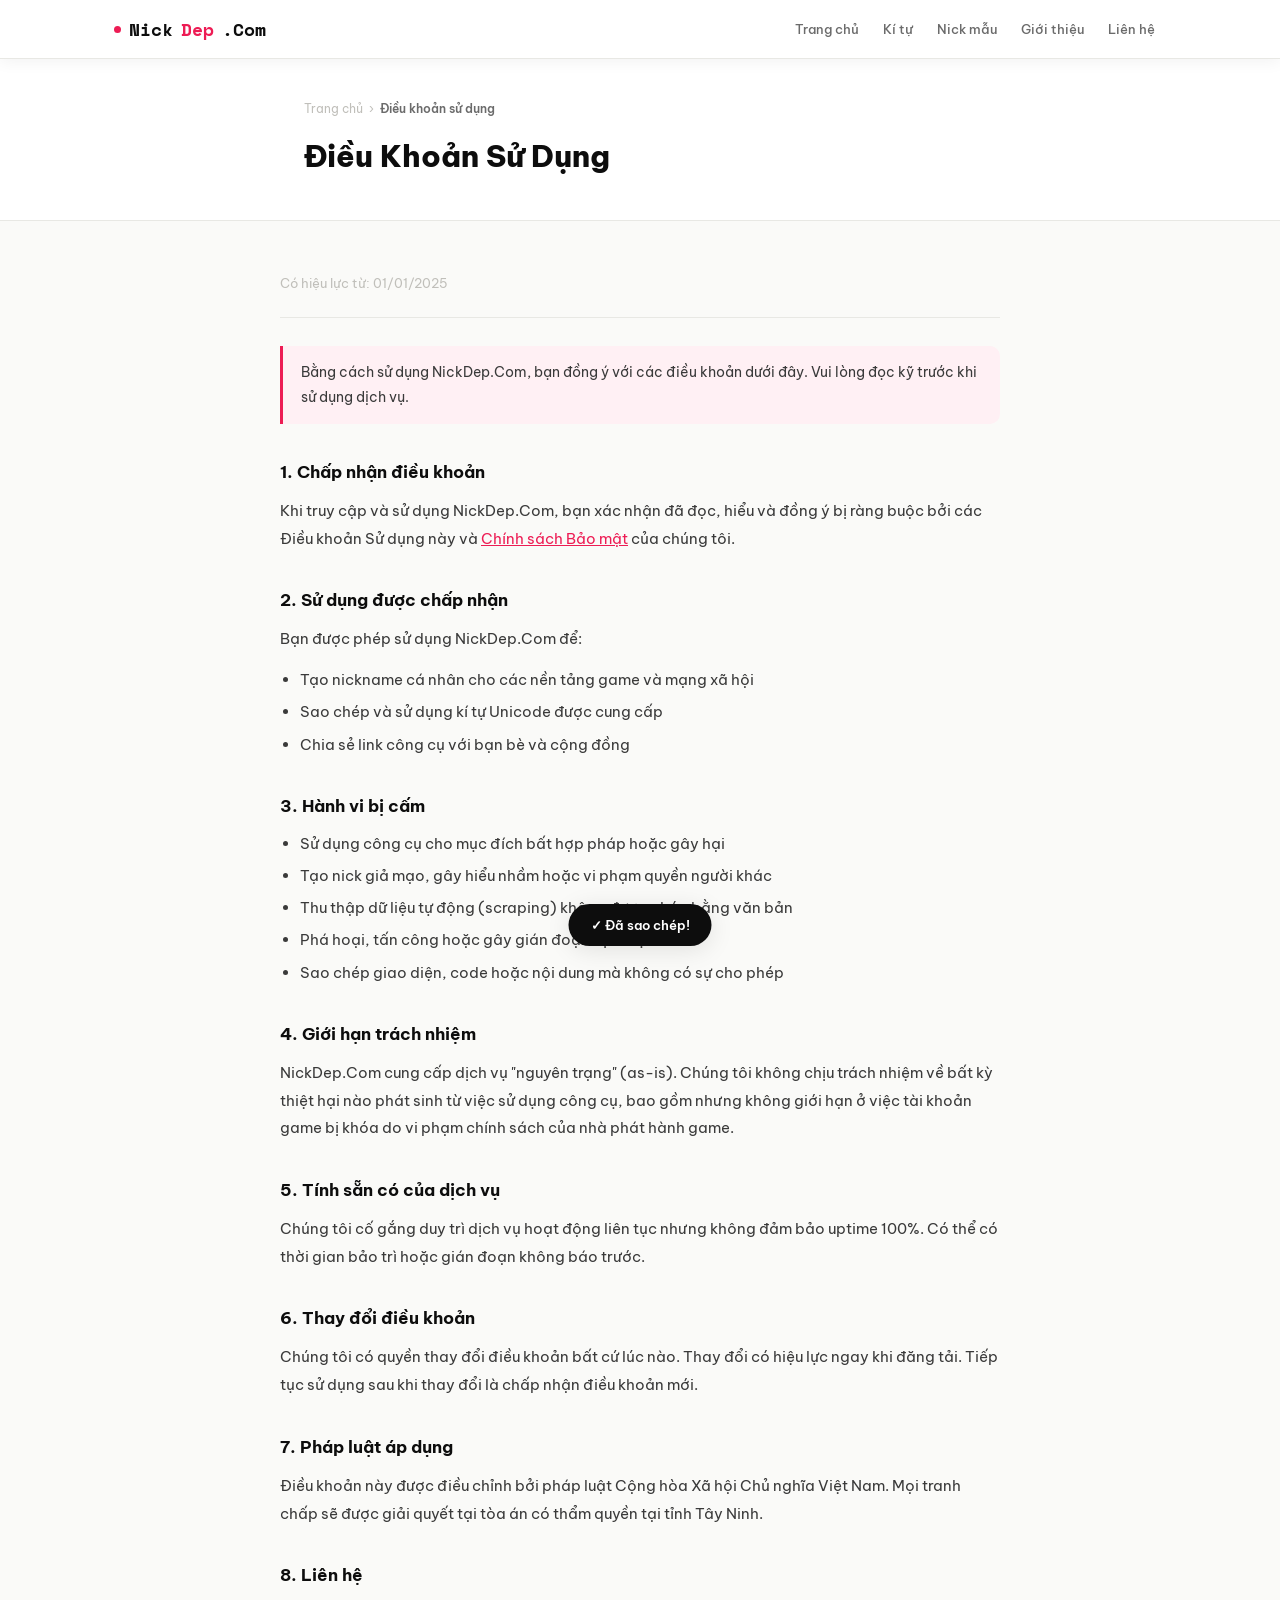
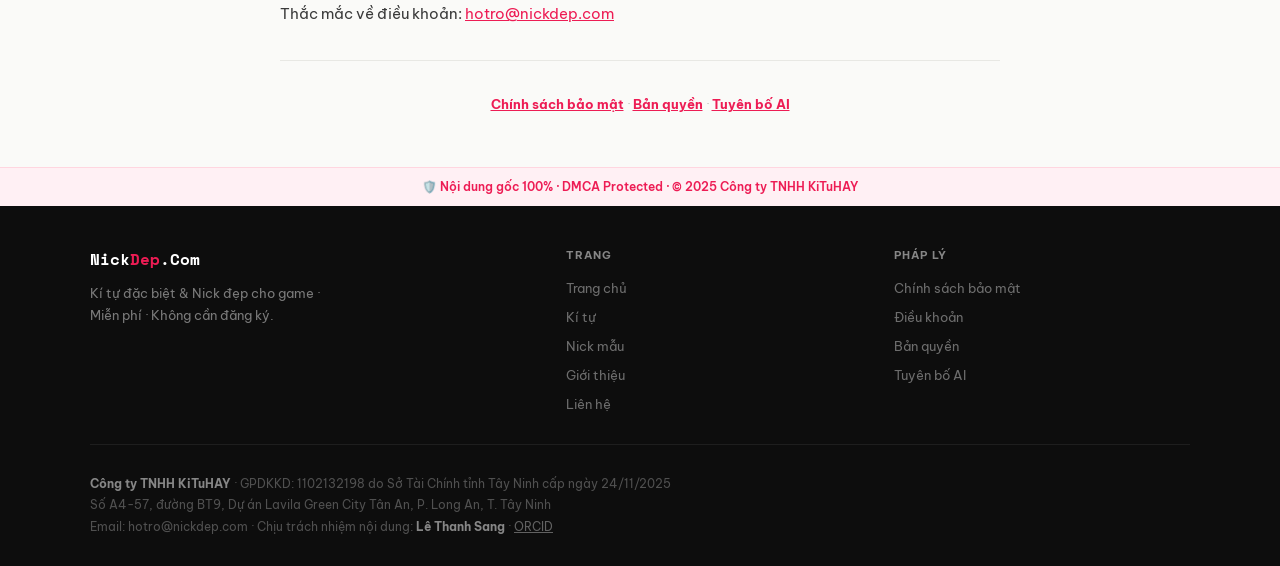
<file: dieu-khoan-su-dung.html>
<!DOCTYPE html>
<html lang="vi">
<head>
<meta charset="UTF-8"><meta name="viewport" content="width=device-width, initial-scale=1.0">
<title>Điều Khoản Sử Dụng — NickDep.Com</title>
<meta name="description" content="Điều khoản sử dụng dịch vụ NickDep.Com. Các quy định về sử dụng được chấp nhận và giới hạn trách nhiệm.">
<link rel="canonical" href="https://kitunickdep.github.io/dieu-khoan-su-dung.html">
<link rel="stylesheet" href="shared.css">
</head>
<body>
<main>
  <div class="page-header">
    <div class="container-sm">
      <div class="breadcrumb"><a href="index.html">Trang chủ</a> › <span>Điều khoản sử dụng</span></div>
      <h1>Điều Khoản Sử Dụng</h1>
    </div>
  </div>
  <div class="container-sm section">
    <div class="legal-body">
      <div class="updated-note">Có hiệu lực từ: 01/01/2025</div>
      <div class="legal-highlight">Bằng cách sử dụng NickDep.Com, bạn đồng ý với các điều khoản dưới đây. Vui lòng đọc kỹ trước khi sử dụng dịch vụ.</div>
      <h2>1. Chấp nhận điều khoản</h2>
      <p>Khi truy cập và sử dụng NickDep.Com, bạn xác nhận đã đọc, hiểu và đồng ý bị ràng buộc bởi các Điều khoản Sử dụng này và <a href="chinh-sach-bao-mat.html">Chính sách Bảo mật</a> của chúng tôi.</p>
      <h2>2. Sử dụng được chấp nhận</h2>
      <p>Bạn được phép sử dụng NickDep.Com để:</p>
      <ul>
        <li>Tạo nickname cá nhân cho các nền tảng game và mạng xã hội</li>
        <li>Sao chép và sử dụng kí tự Unicode được cung cấp</li>
        <li>Chia sẻ link công cụ với bạn bè và cộng đồng</li>
      </ul>
      <h2>3. Hành vi bị cấm</h2>
      <ul>
        <li>Sử dụng công cụ cho mục đích bất hợp pháp hoặc gây hại</li>
        <li>Tạo nick giả mạo, gây hiểu nhầm hoặc vi phạm quyền người khác</li>
        <li>Thu thập dữ liệu tự động (scraping) không được phép bằng văn bản</li>
        <li>Phá hoại, tấn công hoặc gây gián đoạn dịch vụ</li>
        <li>Sao chép giao diện, code hoặc nội dung mà không có sự cho phép</li>
      </ul>
      <h2>4. Giới hạn trách nhiệm</h2>
      <p>NickDep.Com cung cấp dịch vụ "nguyên trạng" (as-is). Chúng tôi không chịu trách nhiệm về bất kỳ thiệt hại nào phát sinh từ việc sử dụng công cụ, bao gồm nhưng không giới hạn ở việc tài khoản game bị khóa do vi phạm chính sách của nhà phát hành game.</p>
      <h2>5. Tính sẵn có của dịch vụ</h2>
      <p>Chúng tôi cố gắng duy trì dịch vụ hoạt động liên tục nhưng không đảm bảo uptime 100%. Có thể có thời gian bảo trì hoặc gián đoạn không báo trước.</p>
      <h2>6. Thay đổi điều khoản</h2>
      <p>Chúng tôi có quyền thay đổi điều khoản bất cứ lúc nào. Thay đổi có hiệu lực ngay khi đăng tải. Tiếp tục sử dụng sau khi thay đổi là chấp nhận điều khoản mới.</p>
      <h2>7. Pháp luật áp dụng</h2>
      <p>Điều khoản này được điều chỉnh bởi pháp luật Cộng hòa Xã hội Chủ nghĩa Việt Nam. Mọi tranh chấp sẽ được giải quyết tại tòa án có thẩm quyền tại tỉnh Tây Ninh.</p>
      <h2>8. Liên hệ</h2>
      <p>Thắc mắc về điều khoản: <a href="mailto:hotro@nickdep.com">hotro@nickdep.com</a></p>
    </div>
    <div class="divider"></div>
    <p style="font-size:13px;color:var(--g3);text-align:center;">
      <a href="chinh-sach-bao-mat.html" style="color:var(--pink);font-weight:700;">Chính sách bảo mật</a> ·
      <a href="ban-quyen.html" style="color:var(--pink);font-weight:700;">Bản quyền</a> ·
      <a href="tuyen-bo-ai.html" style="color:var(--pink);font-weight:700;">Tuyên bố AI</a>
    </p>
  </div>
</main>
<script src="shared.js"></script>
</body>
</html>
</file>
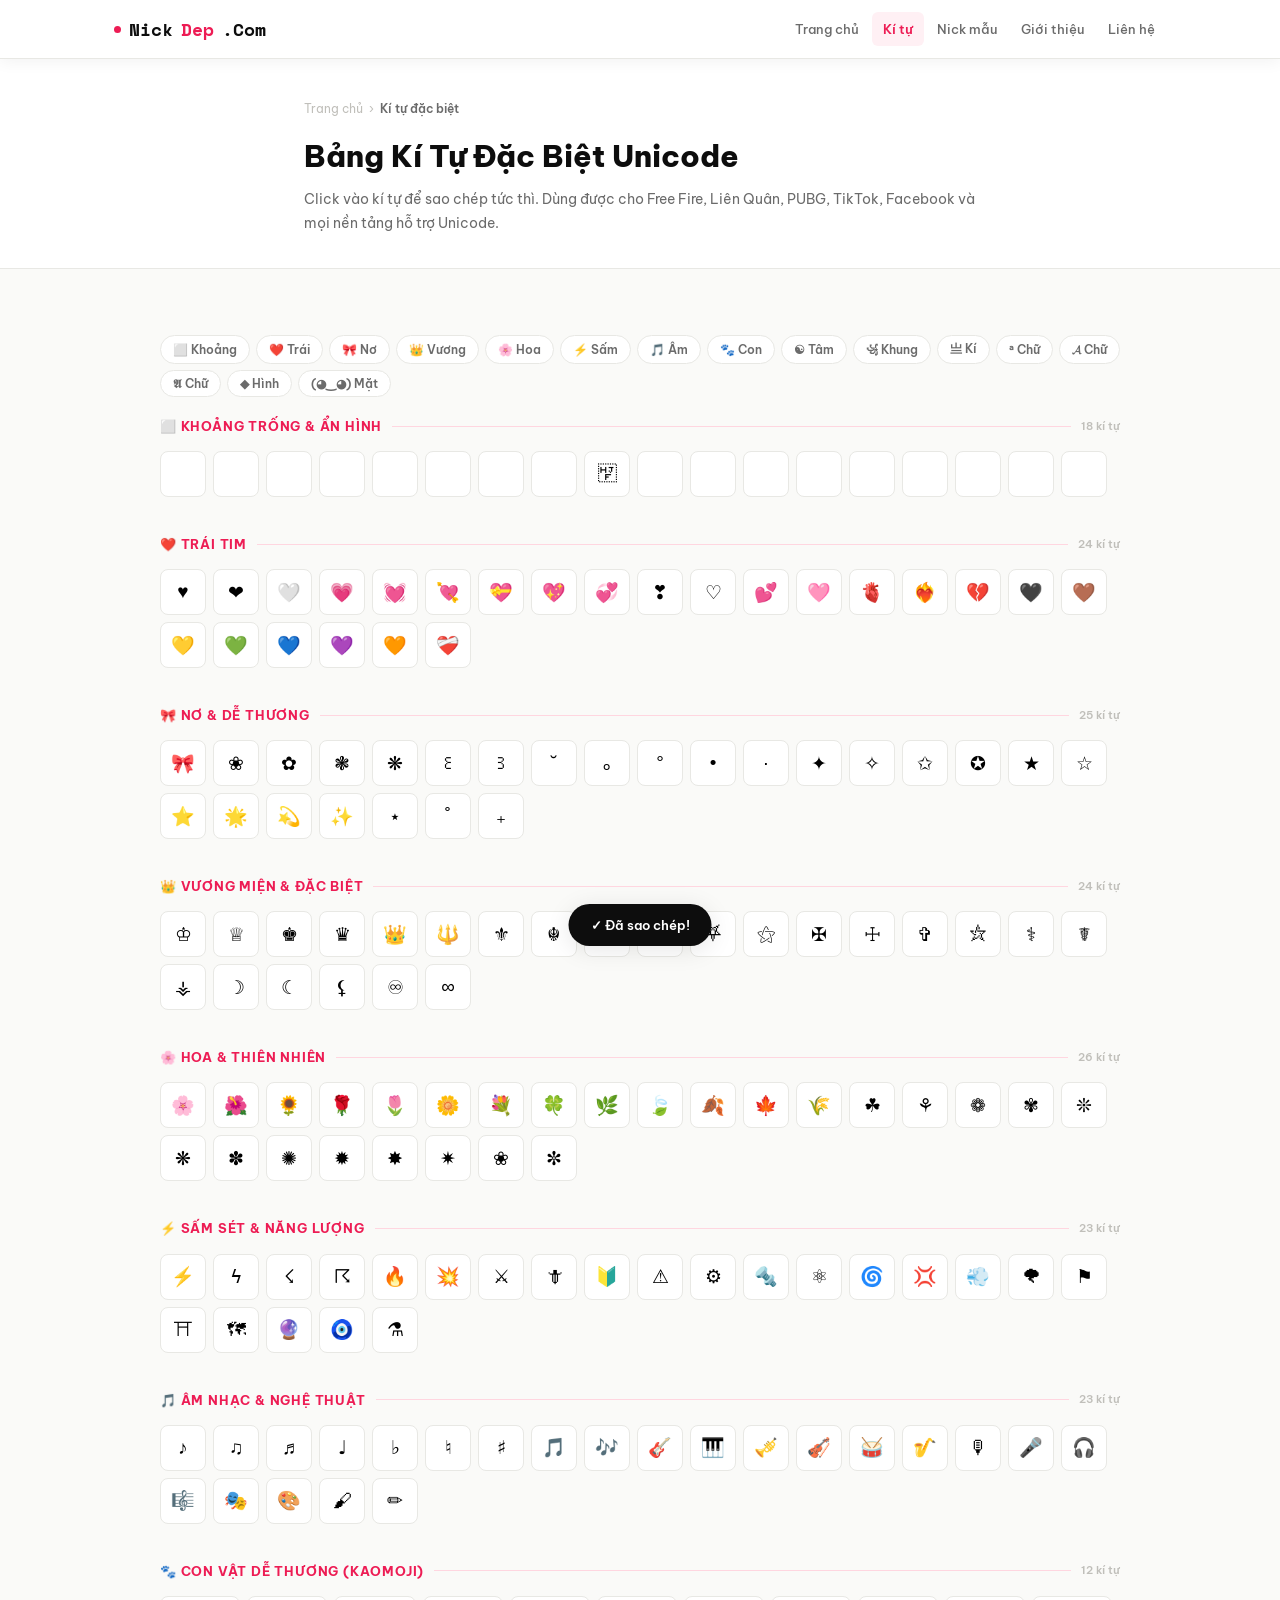
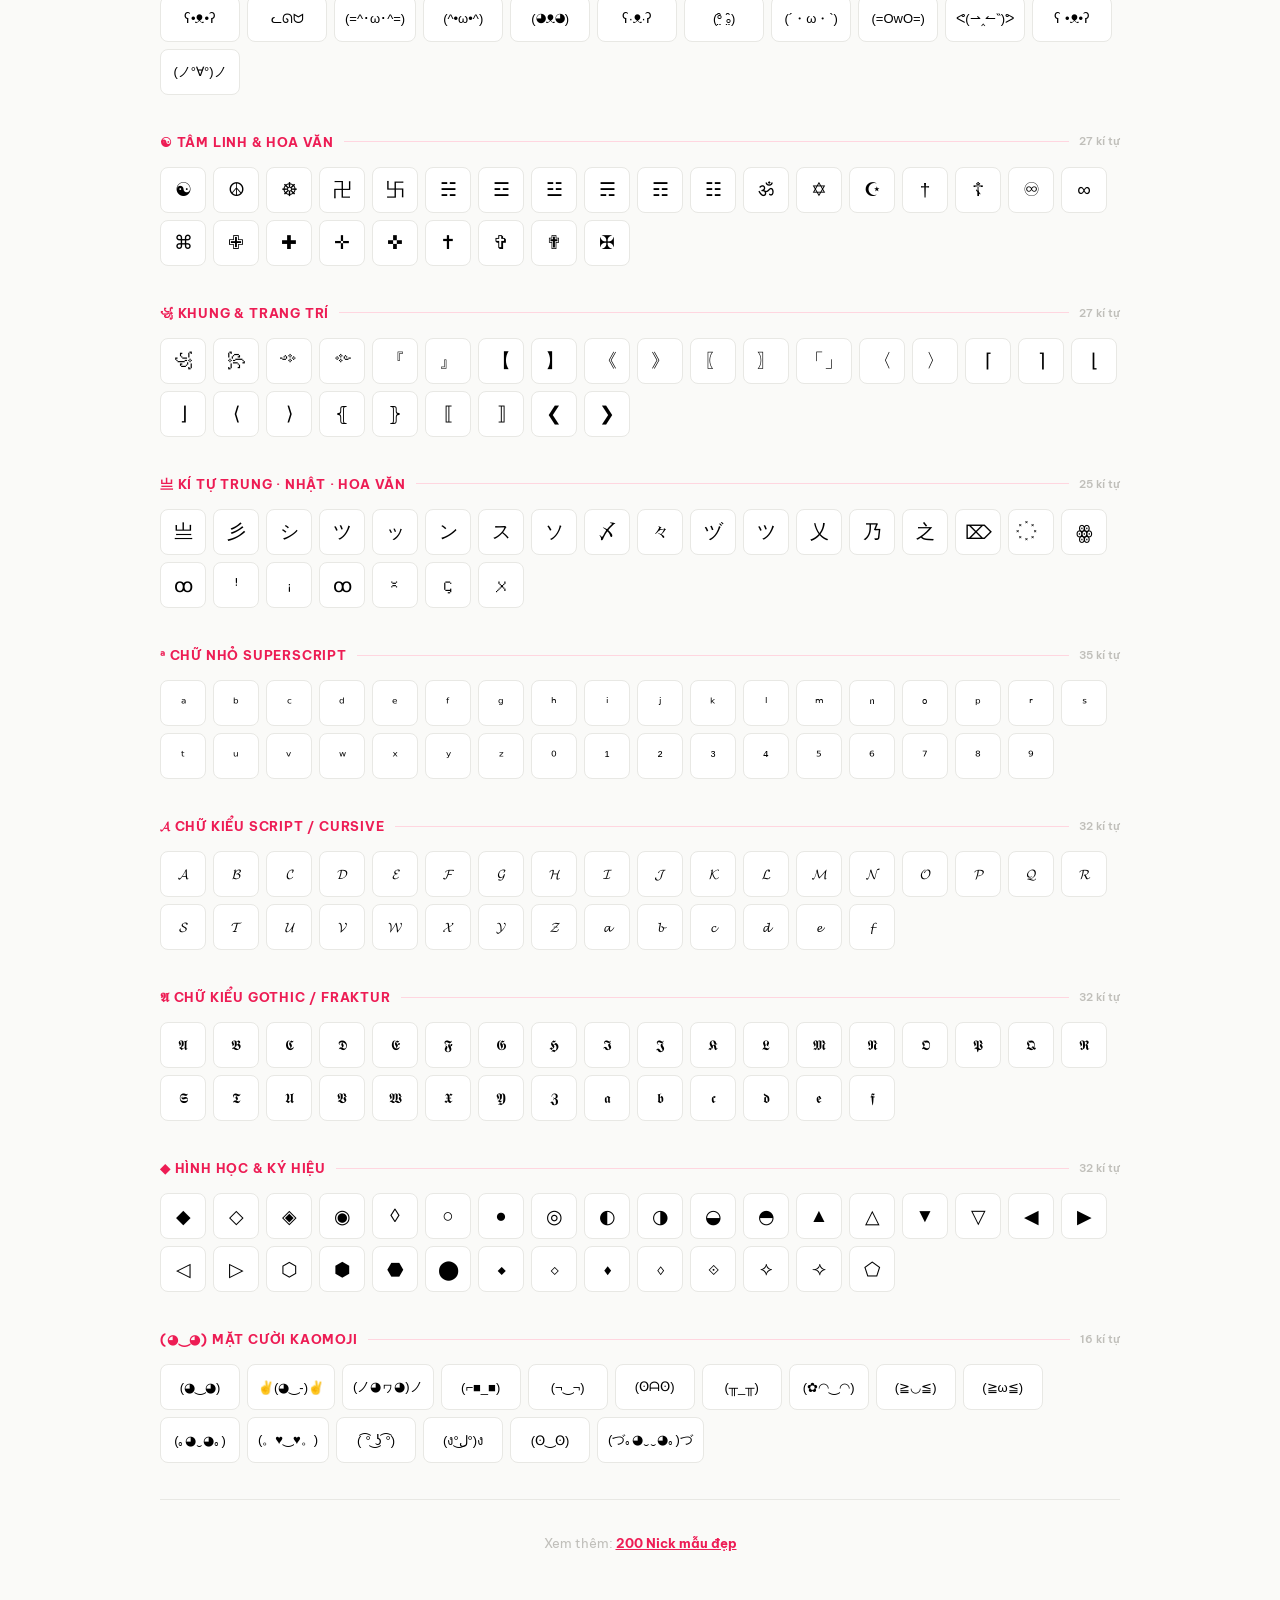
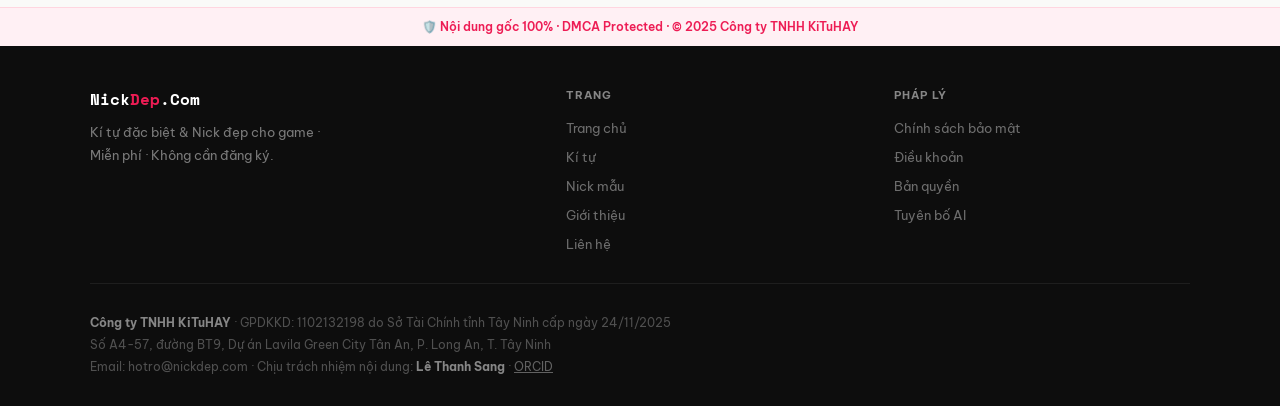
<file: ki-tu-dac-biet.html>
<!DOCTYPE html>
<html lang="vi">
<head>
<meta charset="UTF-8">
<meta name="viewport" content="width=device-width, initial-scale=1.0">
<title>Bảng Kí Tự Đặc Biệt Unicode — NickDep.Com</title>
<meta name="description" content="Bảng kí tự đặc biệt Unicode đầy đủ nhất: trái tim, nơ, khoảng trống, chữ nhỏ, hoa văn, kaomoji... Click sao chép ngay, dùng cho FF, Liên Quân, TikTok.">
<link rel="canonical" href="https://kitunickdep.github.io/ki-tu-dac-biet.html">
<link rel="stylesheet" href="shared.css">
<style>
.char-category { margin-bottom: 36px; }
.cat-header {
  display: flex; align-items: center; gap: 10px;
  margin-bottom: 14px;
}
.cat-title {
  font-size: 13px; font-weight: 700; text-transform: uppercase;
  letter-spacing: .8px; color: var(--pink); white-space: nowrap;
}
.cat-line { flex: 1; height: 1px; background: var(--pink-mid); }
.cat-count { font-size: 11px; color: var(--g3); font-weight: 600; }

.char-grid { display: flex; flex-wrap: wrap; gap: 7px; }
.char-btn {
  display: inline-flex; align-items: center; justify-content: center;
  min-width: 46px; height: 46px; padding: 0 8px;
  background: var(--white); border: 1px solid var(--g2);
  border-radius: 8px; font-size: 19px; cursor: pointer;
  transition: all .17s; user-select: none;
  font-family: 'Segoe UI Emoji','Apple Color Emoji',sans-serif;
  position: relative;
}
.char-btn:hover {
  border-color: var(--pink); background: var(--pink-light);
  transform: translateY(-3px); box-shadow: var(--sh-pink);
}
.char-btn:active { transform: scale(.93); transition-duration: .08s; }
.char-btn.flash {
  background: var(--pink) !important; color: var(--white) !important;
  border-color: var(--pink) !important; transform: scale(1.12) !important;
}
.char-btn.small-text { font-size: 14px; }
.char-btn.kaomoji { font-size: 13px; min-width: 80px; padding: 0 10px; }

/* sticky category nav */
.cat-nav {
  display: flex; gap: 6px; flex-wrap: wrap;
  padding: 14px 0 18px;
}
.cat-nav-btn {
  padding: 5px 12px; border-radius: 20px;
  border: 1px solid var(--g2); background: var(--white);
  font-size: 12px; font-weight: 600; color: var(--g4);
  cursor: pointer; transition: all .15s; font-family: var(--font);
}
.cat-nav-btn:hover { border-color: var(--pink); color: var(--pink); }
</style>
</head>
<body>
<main>
  <div class="page-header">
    <div class="container-sm">
      <div class="breadcrumb">
        <a href="index.html">Trang chủ</a> ›
        <span>Kí tự đặc biệt</span>
      </div>
      <h1>Bảng Kí Tự Đặc Biệt Unicode</h1>
      <p>Click vào kí tự để sao chép tức thì. Dùng được cho Free Fire, Liên Quân, PUBG, TikTok, Facebook và mọi nền tảng hỗ trợ Unicode.</p>
    </div>
  </div>

  <div class="container section">
    <div id="catNav" class="cat-nav"></div>
    <div id="charContent"></div>

    <div class="divider"></div>
    <p style="font-size:13px;color:var(--g3);text-align:center;">
      Xem thêm: <a href="nick-mau.html" style="color:var(--pink);font-weight:700;">200 Nick mẫu đẹp</a>
    </p>
  </div>
</main>

<script src="shared.js"></script>
<script>
const CATS = [
  { id:'space', icon:'⬜', title:'Khoảng trống & Ẩn hình',
    items:['　','᠌','​','‌','‍','⁠','⠀','ㅤ','ᅠ',' ',' ',' ',' ',' ',' ','‎','‏','ᅟ'] },
  { id:'heart', icon:'❤️', title:'Trái tim',
    items:['♥','❤','🤍','💗','💓','💘','💝','💖','💞','❣','♡','💕','🩷','🫀','❤️‍🔥','💔','🖤','🤎','💛','💚','💙','💜','🧡','❤️‍🩹'] },
  { id:'ribbon', icon:'🎀', title:'Nơ & Dễ thương',
    items:['🎀','❀','✿','❃','❋','꒰','꒱','˘','ₒ','°','•','·','✦','✧','✩','✪','★','☆','⭐','🌟','💫','✨','⋆','˚','₊'] },
  { id:'crown', icon:'👑', title:'Vương miện & Đặc biệt',
    items:['♔','♕','♚','♛','👑','🔱','⚜','☬','✡','⎊','⛧','⚝','✠','☩','✞','⛦','⚕','☤','⚶','☽','☾','⚸','♾','∞'] },
  { id:'flower', icon:'🌸', title:'Hoa & Thiên nhiên',
    items:['🌸','🌺','🌻','🌹','🌷','🌼','💐','🍀','🌿','🍃','🍂','🍁','🌾','☘','⚘','❁','✾','❊','❋','✽','✺','✹','✸','✷','❀','✼'] },
  { id:'thunder', icon:'⚡', title:'Sấm sét & Năng lượng',
    items:['⚡','ϟ','☇','☈','🔥','💥','⚔','🗡','🔰','⚠','⚙','🔩','⚛','🌀','💢','💨','🌪','⚑','⛩','🗺','🔮','🧿','⚗'] },
  { id:'music', icon:'🎵', title:'Âm nhạc & Nghệ thuật',
    items:['♪','♫','♬','♩','♭','♮','♯','🎵','🎶','🎸','🎹','🎺','🎻','🥁','🎷','🎙','🎤','🎧','🎼','🎭','🎨','🖌','✏'] },
  { id:'animal', icon:'🐾', title:'Con vật dễ thương (Kaomoji)',
    items:['ʕ•ᴥ•ʔ','ᓚᘏᗢ','(=^･ω･^=)','(^•ω•^)','(◕ᴥ◕)','ʕ·ᴥ·ʔ','(ᵒ̤̑ ₒ̤̑)','(´・ω・`)','(=OwO=)','ᕙ(⇀‸↼‶)ᕗ','ʕ •ᴥ•ʔ','(ノ°∀°)ノ'] },
  { id:'spirit', icon:'☯', title:'Tâm linh & Hoa văn',
    items:['☯','☮','☸','卍','卐','☵','☲','☳','☴','☶','☷','ॐ','✡','☪','†','☦','♾','∞','⌘','✙','✚','✛','✜','✝','✞','✟','✠'] },
  { id:'bracket', icon:'꧁', title:'Khung & Trang trí',
    items:['꧁','꧂','༺','༻','『','』','【','】','《','》','〖','〗','「」','〈','〉','⌈','⌉','⌊','⌋','⟨','⟩','⦃','⦄','⟦','⟧','❮','❯'] },
  { id:'cjk', icon:'亗', title:'Kí tự Trung · Nhật · Hoa văn',
    items:['亗','彡','シ','ツ','ッ','ン','ス','ソ','〆','々','ヅ','ツ','乂','乃','之','⌦','꙰','ꙮ','ꚙ','ꜝ','ꜟ','ꝏ','꭛','ꞔ','ꭗ'] },
  { id:'super', icon:'ᵃ', title:'Chữ nhỏ Superscript',
    items:['ᵃ','ᵇ','ᶜ','ᵈ','ᵉ','ᶠ','ᵍ','ʰ','ⁱ','ʲ','ᵏ','ˡ','ᵐ','ⁿ','ᵒ','ᵖ','ʳ','ˢ','ᵗ','ᵘ','ᵛ','ʷ','ˣ','ʸ','ᶻ','⁰','¹','²','³','⁴','⁵','⁶','⁷','⁸','⁹'] },
  { id:'script', icon:'𝓐', title:'Chữ kiểu Script / Cursive',
    items:['𝓐','𝓑','𝓒','𝓓','𝓔','𝓕','𝓖','𝓗','𝓘','𝓙','𝓚','𝓛','𝓜','𝓝','𝓞','𝓟','𝓠','𝓡','𝓢','𝓣','𝓤','𝓥','𝓦','𝓧','𝓨','𝓩','𝓪','𝓫','𝓬','𝓭','𝓮','𝓯'] },
  { id:'gothic', icon:'𝕬', title:'Chữ kiểu Gothic / Fraktur',
    items:['𝕬','𝕭','𝕮','𝕯','𝕰','𝕱','𝕲','𝕳','𝕴','𝕵','𝕶','𝕷','𝕸','𝕹','𝕺','𝕻','𝕼','𝕽','𝕾','𝕿','𝖀','𝖁','𝖂','𝖃','𝖄','𝖅','𝖆','𝖇','𝖈','𝖉','𝖊','𝖋'] },
  { id:'geo', icon:'◆', title:'Hình học & Ký hiệu',
    items:['◆','◇','◈','◉','◊','○','●','◎','◐','◑','◒','◓','▲','△','▼','▽','◀','▶','◁','▷','⬡','⬢','⬣','⬤','⬥','⬦','⬧','⬨','⟐','⟡','⟢','⬠'] },
  { id:'kaomoji', icon:'(◕‿◕)', title:'Mặt cười Kaomoji',
    items:['(◕‿◕)','✌(◕‿-)✌','(ノ◕ヮ◕)ノ','(⌐■_■)','(¬‿¬)','(ʘᗩʘ)','(╥_╥)','(✿◠‿◠)','(≧◡≦)','(≧ω≦)','(｡◕‿◕｡)','(。♥‿♥。)','( ͡° ͜ʖ ͡°)','(ง°ل͜°)ง','(ʘ‿ʘ)','(づ｡◕‿‿◕｡)づ'] },
];

function buildChars() {
  const nav = document.getElementById('catNav');
  const content = document.getElementById('charContent');

  nav.innerHTML = CATS.map(c =>
    `<button class="cat-nav-btn" onclick="document.getElementById('cat-${c.id}').scrollIntoView({behavior:'smooth',block:'start'})">${c.icon} ${c.title.split(' ')[0]}</button>`
  ).join('');

  content.innerHTML = CATS.map(c => {
    const isKaomoji = ['animal','kaomoji'].includes(c.id);
    const isSmall = ['super','script','gothic'].includes(c.id);
    const btnClass = isKaomoji ? 'char-btn kaomoji' : isSmall ? 'char-btn small-text' : 'char-btn';
    return `
      <div class="char-category" id="cat-${c.id}">
        <div class="cat-header">
          <div class="cat-title">${c.icon} ${c.title}</div>
          <div class="cat-line"></div>
          <div class="cat-count">${c.items.length} kí tự</div>
        </div>
        <div class="char-grid">
          ${c.items.map(ch =>
            `<button class="${btnClass}" onclick="flashCopy(this,'${encodeURIComponent(ch)}')" title="Sao chép">${ch}</button>`
          ).join('')}
        </div>
      </div>`;
  }).join('');
}

function flashCopy(el, encoded) {
  const ch = decodeURIComponent(encoded);
  navigator.clipboard.writeText(ch).then(() => {
    el.classList.add('flash');
    setTimeout(() => el.classList.remove('flash'), 550);
    showToast('✓ Đã sao chép: ' + (ch.trim() || '[khoảng trống]'));
  });
}

document.addEventListener('DOMContentLoaded', buildChars);
</script>
</body>
</html>
</file>
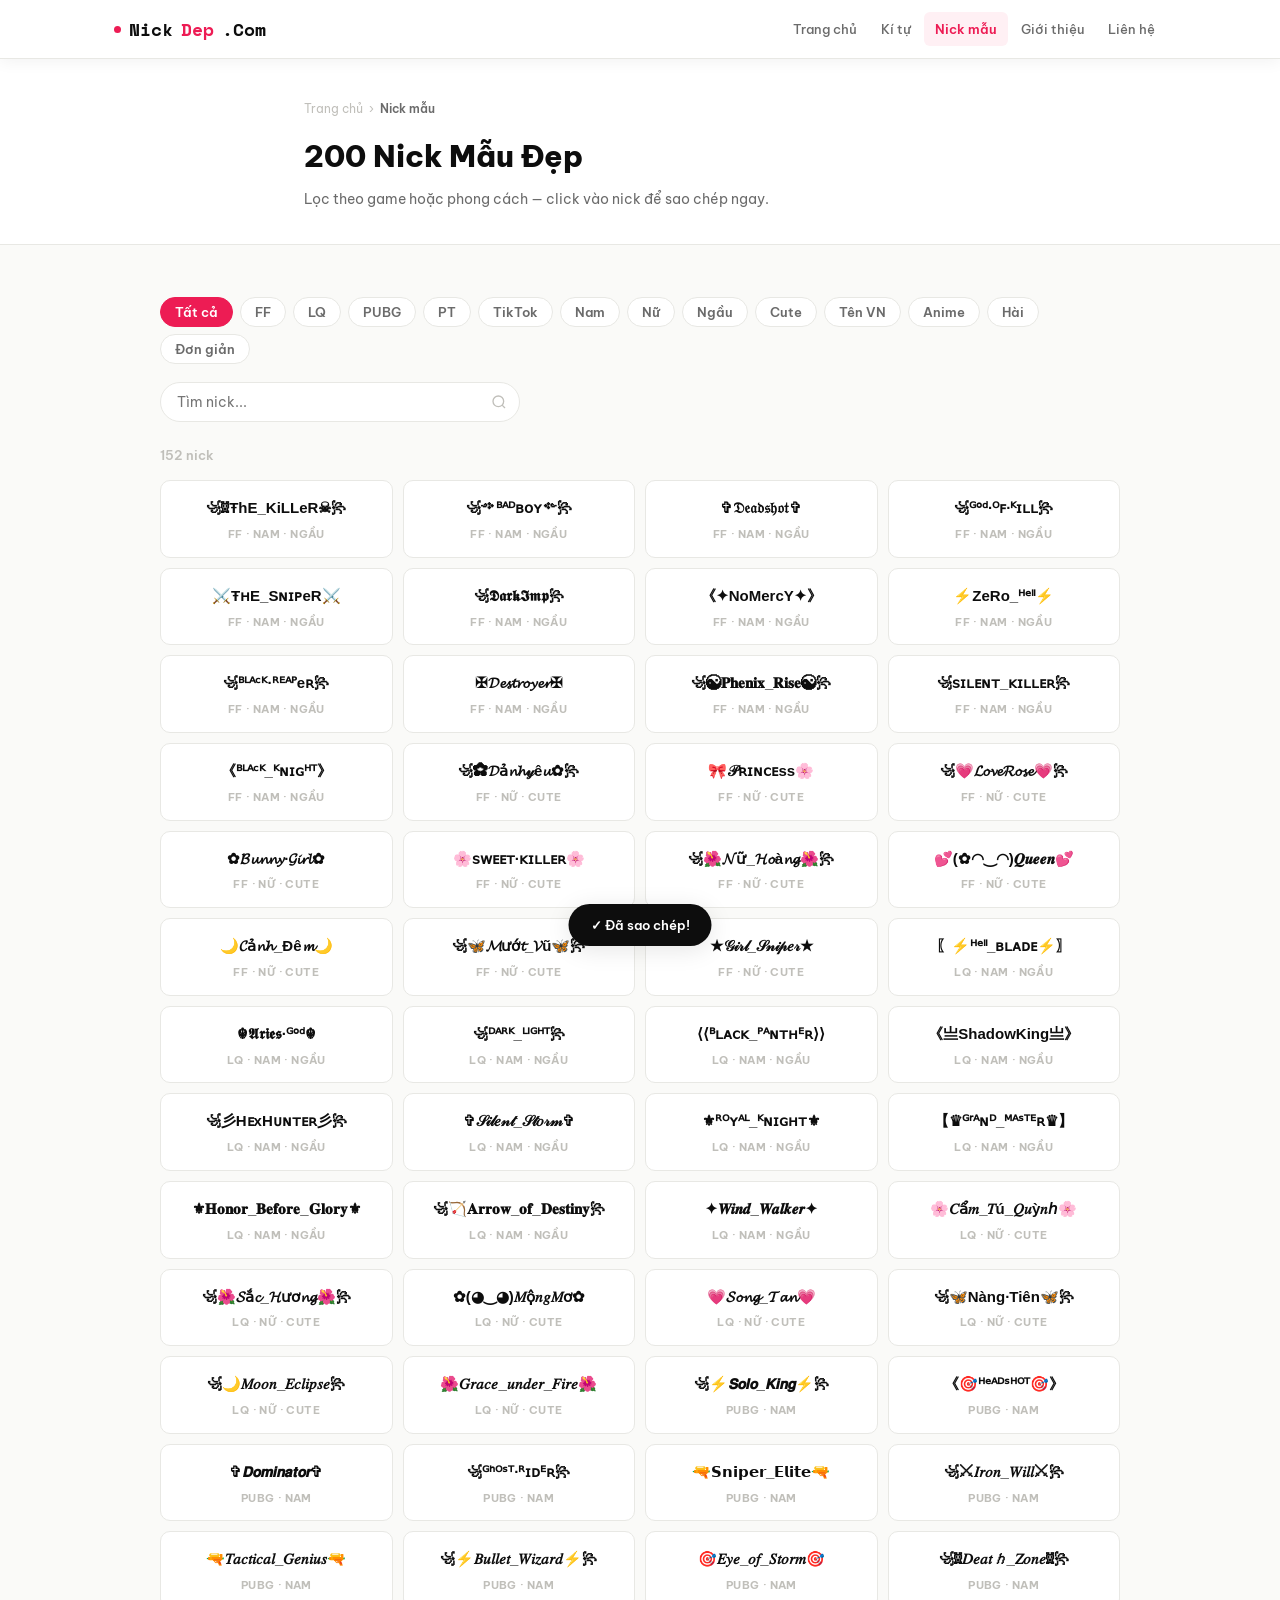
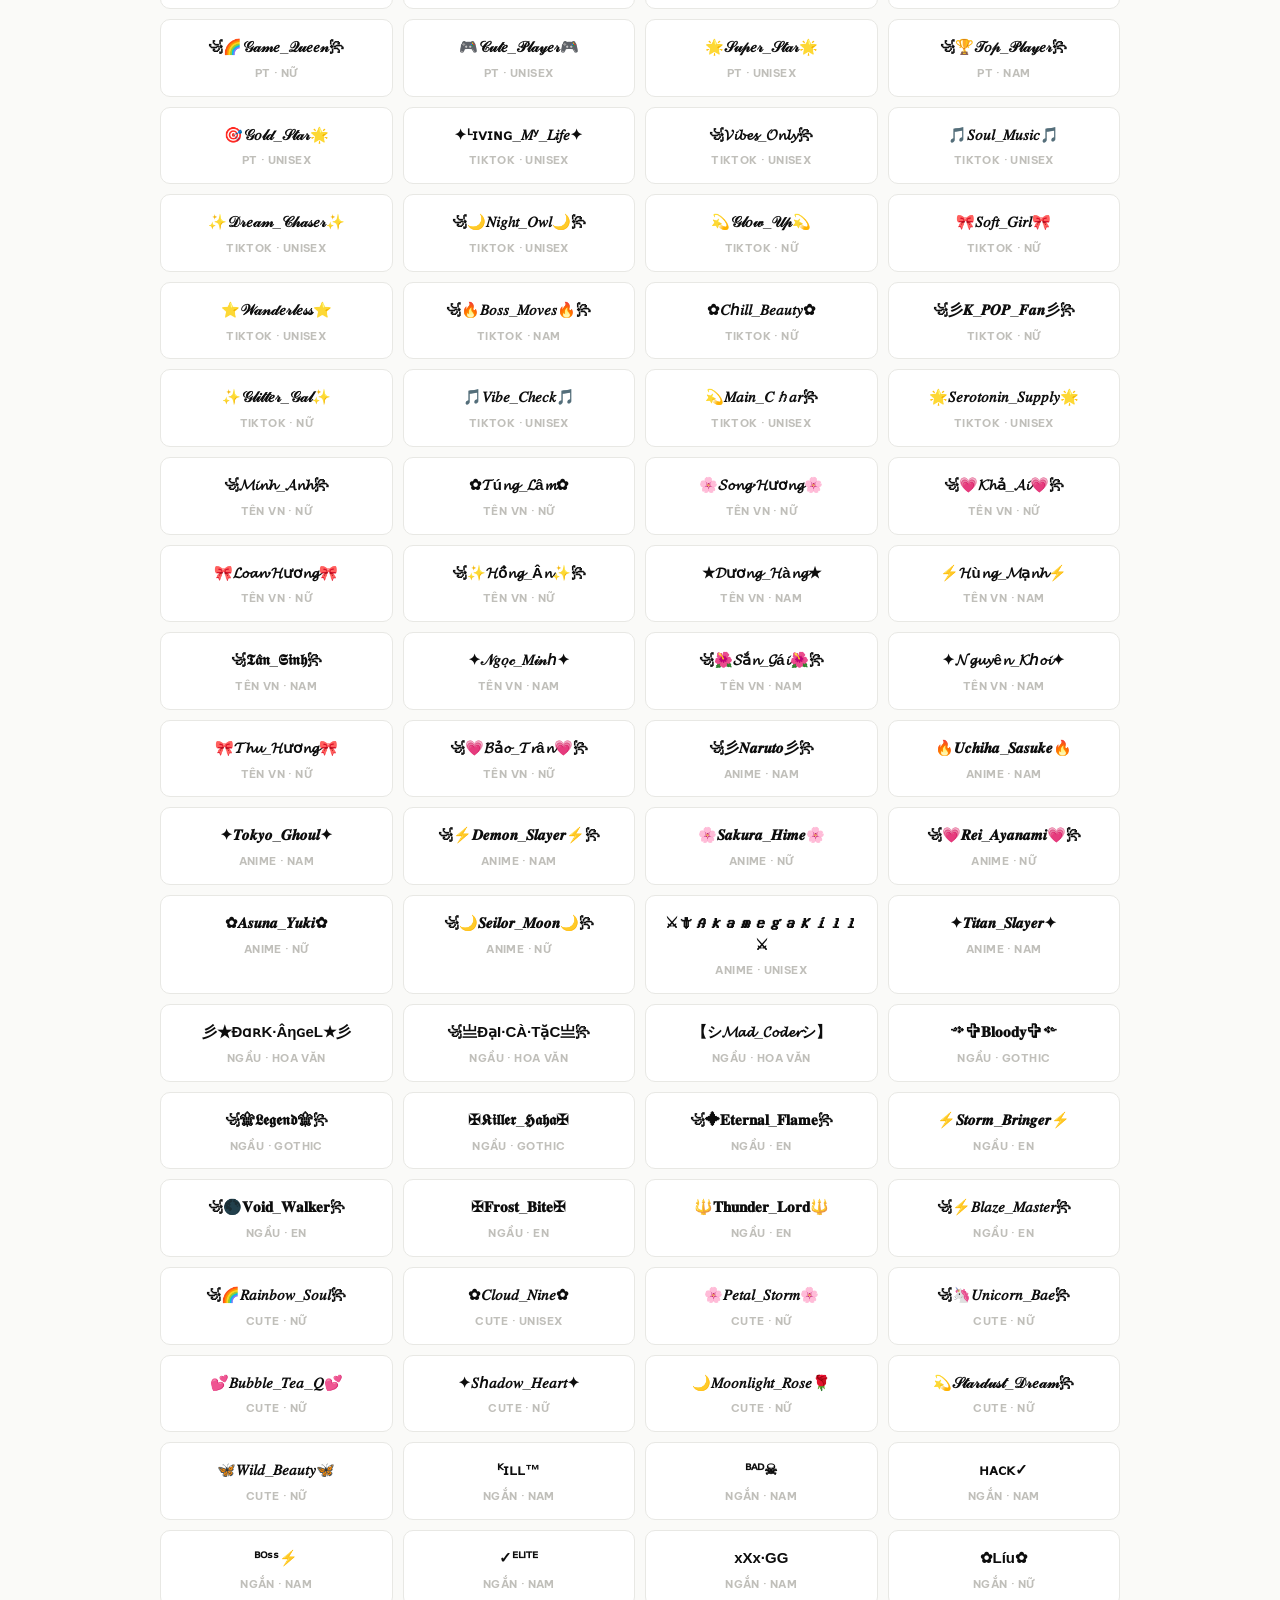
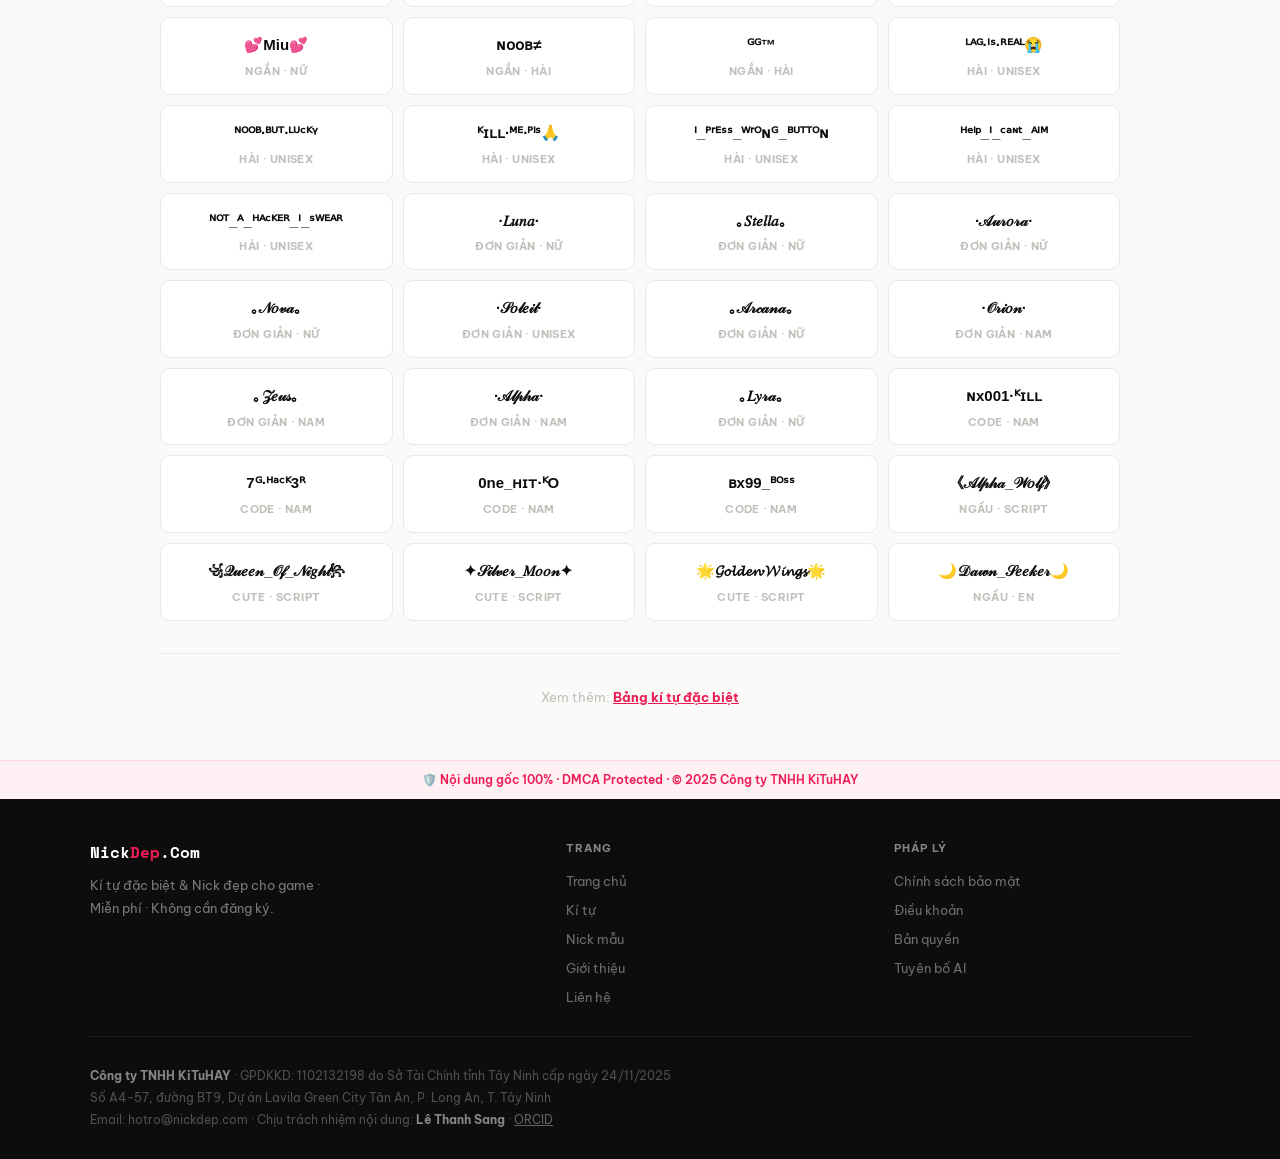
<file: nick-mau.html>
<!DOCTYPE html>
<html lang="vi">
<head>
<meta charset="UTF-8">
<meta name="viewport" content="width=device-width, initial-scale=1.0">
<title>200 Nick Mẫu Đẹp — FF, Liên Quân, PUBG, TikTok | NickDep.Com</title>
<meta name="description" content="200 nick mẫu đẹp sẵn có cho Free Fire, Liên Quân, PUBG, TikTok. Đủ phong cách: ngầu, cute, anime, tên tiếng Việt. Click sao chép ngay.">
<link rel="canonical" href="https://kitunickdep.github.io/nick-mau.html">
<link rel="stylesheet" href="shared.css">
<style>
.filter-bar {
  display: flex; gap: 7px; flex-wrap: wrap; margin-bottom: 18px;
}
.filter-btn {
  padding: 6px 14px; border-radius: 20px;
  border: 1px solid var(--g2); background: var(--white);
  font-size: 13px; font-weight: 600; color: var(--g4);
  cursor: pointer; transition: all .17s; font-family: var(--font);
}
.filter-btn:hover { border-color: var(--pink); color: var(--pink); }
.filter-btn.on { background: var(--pink); color: var(--white); border-color: var(--pink); }

.search-row { position: relative; max-width: 360px; margin-bottom: 22px; }
.search-row input {
  width: 100%; padding: 10px 38px 10px 16px;
  border: 1.5px solid var(--g2); border-radius: 24px;
  background: var(--white); font-family: var(--font);
  font-size: 14px; outline: none; transition: border-color .2s;
}
.search-row input:focus { border-color: var(--pink); box-shadow: 0 0 0 3px rgba(237,28,84,.08); }
.search-row svg { position: absolute; right: 13px; top: 50%; transform: translateY(-50%); color: var(--g3); pointer-events: none; }

.nick-grid {
  display: grid;
  grid-template-columns: repeat(auto-fill, minmax(210px, 1fr));
  gap: 10px;
}
.nick-card {
  background: var(--white); border: 1px solid var(--g2);
  border-radius: var(--r); padding: 16px 14px 13px;
  cursor: pointer; transition: all .18s; text-align: center;
  position: relative; overflow: hidden;
}
.nick-card::before {
  content:''; position:absolute; top:0; left:0; right:0; height:2px;
  background: var(--pink); transform: scaleX(0); transition: transform .18s; transform-origin: left;
}
.nick-card:hover { border-color: var(--pink-mid); transform: translateY(-2px); box-shadow: var(--sh-pink); }
.nick-card:hover::before { transform: scaleX(1); }
.nick-card.copied { border-color: var(--pink); background: var(--pink-light); }
.nick-text {
  font-size: 15px; font-weight: 700; color: var(--black);
  word-break: break-all; line-height: 1.45; margin-bottom: 7px;
  font-family: 'Segoe UI Emoji','Apple Color Emoji',sans-serif;
}
.nick-tag {
  font-size: 10.5px; color: var(--g3); text-transform: uppercase;
  letter-spacing: .4px; font-weight: 700;
}
.nick-copy-hint {
  position: absolute; bottom: 7px; right: 9px;
  width: 20px; height: 20px; border-radius: 50%;
  background: var(--pink-light); color: var(--pink);
  display: flex; align-items: center; justify-content: center;
  opacity: 0; transition: opacity .17s;
}
.nick-card:hover .nick-copy-hint { opacity: 1; }

.count-label { font-size: 13px; color: var(--g3); font-weight: 600; margin-bottom: 14px; }

@media (max-width: 480px) {
  .nick-grid { grid-template-columns: repeat(2,1fr); }
}
</style>
</head>
<body>
<main>
  <div class="page-header">
    <div class="container-sm">
      <div class="breadcrumb">
        <a href="index.html">Trang chủ</a> ›
        <span>Nick mẫu</span>
      </div>
      <h1>200 Nick Mẫu Đẹp</h1>
      <p>Lọc theo game hoặc phong cách — click vào nick để sao chép ngay.</p>
    </div>
  </div>

  <div class="container section">
    <div class="filter-bar" id="filterBar"></div>
    <div class="search-row">
      <input type="text" id="searchInput" placeholder="Tìm nick..." oninput="render()">
      <svg width="16" height="16" viewBox="0 0 24 24" fill="none" stroke="currentColor" stroke-width="2"><circle cx="11" cy="11" r="8"/><path d="m21 21-4.35-4.35"/></svg>
    </div>
    <div class="count-label" id="countLabel"></div>
    <div class="nick-grid" id="nickGrid"></div>
    <div class="divider"></div>
    <p style="font-size:13px;color:var(--g3);text-align:center;">
      Xem thêm: <a href="ki-tu-dac-biet.html" style="color:var(--pink);font-weight:700;">Bảng kí tự đặc biệt</a>
    </p>
  </div>
</main>

<script src="shared.js"></script>
<script>
const TAGS = ['Tất cả','FF','LQ','PUBG','PT','TikTok','Nam','Nữ','Ngầu','Cute','Tên VN','Anime','Hài','Đơn giản'];
let activeTag = 'Tất cả';

const NICKS = [
  {t:'꧁☠︎ŦhE_KiLLeR☠︎꧂',g:'FF · Nam · Ngầu'},{t:'꧁༺ᴮᴬᴰʙᴏʏ༻꧂',g:'FF · Nam · Ngầu'},
  {t:'✞𝔇𝔢𝔞𝔡𝔰𝔥𝔬𝔱✞',g:'FF · Nam · Ngầu'},{t:'꧁ᴳᵒᵈ·ᴼꜰ·ᴷɪʟʟ꧂',g:'FF · Nam · Ngầu'},
  {t:'⚔️ŦʜE_SɴɪᴘeR⚔️',g:'FF · Nam · Ngầu'},{t:'꧁𝕯𝖆𝖗𝖐𝕴𝖒𝖕꧂',g:'FF · Nam · Ngầu'},
  {t:'《✦NoMercY✦》',g:'FF · Nam · Ngầu'},{t:'⚡ZeRo_ᴴᵉˡˡ⚡',g:'FF · Nam · Ngầu'},
  {t:'꧁ᴮᴸᴬᶜᴷ·ᴿᴱᴬᴾeʀ꧂',g:'FF · Nam · Ngầu'},{t:'✠𝓓𝓮𝓼𝓽𝓻𝓸𝔂𝓮𝓻✠',g:'FF · Nam · Ngầu'},
  {t:'꧁☯𝐏𝐡𝐞𝐧𝐢𝐱_𝐑𝐢𝐬𝐞☯꧂',g:'FF · Nam · Ngầu'},{t:'꧁ꜱɪʟᴇɴᴛ_ᴋɪʟʟᴇʀ꧂',g:'FF · Nam · Ngầu'},
  {t:'《ᴮᴸᴬᶜᴷ_ᴷɴɪɢᴴᵀ》',g:'FF · Nam · Ngầu'},{t:'꧁✿𝓓ả𝓷𝓱𝓎ê𝓾✿꧂',g:'FF · Nữ · Cute'},
  {t:'🎀𝒫ʀɪɴᴄᴇss🌸',g:'FF · Nữ · Cute'},{t:'꧁💗𝓛𝓸𝓿𝓮𝓡𝓸𝓼𝓮💗꧂',g:'FF · Nữ · Cute'},
  {t:'✿𝓑𝓾𝓷𝓷𝔂·𝓖𝓲𝓻𝓵✿',g:'FF · Nữ · Cute'},{t:'🌸ꜱᴡᴇᴇᴛ·ᴋɪʟʟᴇʀ🌸',g:'FF · Nữ · Cute'},
  {t:'꧁🌺𝓝ữ_𝓗𝓸à𝓷𝓰🌺꧂',g:'FF · Nữ · Cute'},{t:'💕(✿◠‿◠)𝑸𝒖𝒆𝒆𝒏💕',g:'FF · Nữ · Cute'},
  {t:'🌙𝓒ả𝓷𝓱_Đê𝓶🌙',g:'FF · Nữ · Cute'},{t:'꧁🦋𝓜ướ𝓽_𝓥ũ🦋꧂',g:'FF · Nữ · Cute'},
  {t:'★𝒢𝒾𝓇𝓁_𝒮𝓃𝒾𝓅𝑒𝓇★',g:'FF · Nữ · Cute'},
  {t:'〖⚡ᴴᵉˡˡ_ʙʟᴀᴅᴇ⚡〗',g:'LQ · Nam · Ngầu'},{t:'☬𝕬𝖗𝖎𝖊𝖘·ᴳᵒᵈ☬',g:'LQ · Nam · Ngầu'},
  {t:'꧁ᴰᴬᴿᴷ_ᴸᴵᴳᴴᵀ꧂',g:'LQ · Nam · Ngầu'},{t:'⟨⟨ᴮʟᴀᴄᴋ_ᴾᴬɴᴛʜᴱʀ⟩⟩',g:'LQ · Nam · Ngầu'},
  {t:'《亗ShadowKing亗》',g:'LQ · Nam · Ngầu'},{t:'꧁彡HᴇxHᴜɴᴛᴇʀ彡꧂',g:'LQ · Nam · Ngầu'},
  {t:'✞𝒮𝒾𝓁𝑒𝓃𝓉_𝒮𝓉𝑜𝓇𝓂✞',g:'LQ · Nam · Ngầu'},{t:'⚜ᴿᴼʏᴬᴸ_ᴷɴɪɢʜᴛ⚜',g:'LQ · Nam · Ngầu'},
  {t:'【♛ᴳʳᴬɴᴰ_ᴹᴬˢᵀᴱʀ♛】',g:'LQ · Nam · Ngầu'},{t:'⚜𝐇𝐨𝐧𝐨𝐫_𝐁𝐞𝐟𝐨𝐫𝐞_𝐆𝐥𝐨𝐫𝐲⚜',g:'LQ · Nam · Ngầu'},
  {t:'꧁🏹𝐀𝐫𝐫𝐨𝐰_𝐨𝐟_𝐃𝐞𝐬𝐭𝐢𝐧𝐲꧂',g:'LQ · Nam · Ngầu'},{t:'✦𝑾𝒊𝒏𝒅_𝑾𝒂𝒍𝒌𝒆𝒓✦',g:'LQ · Nam · Ngầu'},
  {t:'🌸𝐶ẩ𝑚_𝑇ú_𝑄𝑢ỳ𝑛ℎ🌸',g:'LQ · Nữ · Cute'},{t:'꧁🌺𝓢ắ𝓬_𝓗ươ𝓷𝓰🌺꧂',g:'LQ · Nữ · Cute'},
  {t:'✿(◕‿◕)𝑀ộ𝑛𝑔𝑀ơ✿',g:'LQ · Nữ · Cute'},{t:'💗𝓢𝓸𝓷𝓰_𝓣𝓪𝓷💗',g:'LQ · Nữ · Cute'},
  {t:'꧁🦋Nàng·Tiên🦋꧂',g:'LQ · Nữ · Cute'},{t:'꧁🌙𝑀𝑜𝑜𝑛_𝐸𝑐𝑙𝑖𝑝𝑠𝑒꧂',g:'LQ · Nữ · Cute'},
  {t:'🌺𝐺𝑟𝑎𝑐𝑒_𝑢𝑛𝑑𝑒𝑟_𝐹𝑖𝑟𝑒🌺',g:'LQ · Nữ · Cute'},
  {t:'꧁⚡𝙎𝙤𝙡𝙤_𝙆𝙞𝙣𝙜⚡꧂',g:'PUBG · Nam'},{t:'《🎯ᴴᵉᴬᴰˢᴴᴼᵀ🎯》',g:'PUBG · Nam'},
  {t:'✞𝘿𝙤𝙢𝙞𝙣𝙖𝙩𝙤𝙧✞',g:'PUBG · Nam'},{t:'꧁ᴳʰᴼˢᵀ·ᴿɪᴅᴱʀ꧂',g:'PUBG · Nam'},
  {t:'🔫𝗦𝗻𝗶𝗽𝗲𝗿_𝗘𝗹𝗶𝘁𝗲🔫',g:'PUBG · Nam'},{t:'꧁⚔𝐼𝑟𝑜𝑛_𝑊𝑖𝑙𝑙⚔꧂',g:'PUBG · Nam'},
  {t:'🔫𝑇𝑎𝑐𝑡𝑖𝑐𝑎𝑙_𝐺𝑒𝑛𝑖𝑢𝑠🔫',g:'PUBG · Nam'},{t:'꧁⚡𝐵𝑢𝑙𝑙𝑒𝑡_𝑊𝑖𝑧𝑎𝑟𝑑⚡꧂',g:'PUBG · Nam'},
  {t:'🎯𝐸𝑦𝑒_𝑜𝑓_𝑆𝑡𝑜𝑟𝑚🎯',g:'PUBG · Nam'},{t:'꧁☠𝐷𝑒𝑎𝑡ℎ_𝑍𝑜𝑛𝑒☠꧂',g:'PUBG · Nam'},
  {t:'꧁🌈𝒢𝒶𝓂𝑒_𝒬𝓊𝑒𝑒𝓃꧂',g:'PT · Nữ'},{t:'🎮𝒞𝓊𝓉𝑒_𝒫𝓁𝒶𝓎𝑒𝓇🎮',g:'PT · Unisex'},
  {t:'🌟𝒮𝓊𝓅𝑒𝓇_𝒮𝓉𝒶𝓇🌟',g:'PT · Unisex'},{t:'꧁🏆𝒯𝑜𝓅_𝒫𝓁𝒶𝓎𝑒𝓇꧂',g:'PT · Nam'},
  {t:'🎯𝒢𝑜𝓁𝒹_𝒮𝓉𝒶𝓇🌟',g:'PT · Unisex'},
  {t:'✦ᴸɪᴠɪɴɢ_𝑀ʸ_𝐿𝑖𝑓𝑒✦',g:'TikTok · Unisex'},{t:'꧁𝓥𝓲𝓫𝓮𝓼_𝓞𝓷𝓵𝔂꧂',g:'TikTok · Unisex'},
  {t:'🎵𝑆𝑜𝑢𝑙_𝑀𝑢𝑠𝑖𝑐🎵',g:'TikTok · Unisex'},{t:'✨𝒟𝓇𝑒𝒶𝓂_𝒞𝒽𝒶𝓈𝑒𝓇✨',g:'TikTok · Unisex'},
  {t:'꧁🌙𝑁𝑖𝑔ℎ𝑡_𝑂𝑤𝑙🌙꧂',g:'TikTok · Unisex'},{t:'💫𝒢𝓁𝑜𝓌_𝒰𝓅💫',g:'TikTok · Nữ'},
  {t:'🎀𝑆𝑜𝑓𝑡_𝐺𝑖𝑟𝑙🎀',g:'TikTok · Nữ'},{t:'⭐𝒲𝒶𝓃𝒹𝑒𝓇𝓁𝑒𝓈𝓈⭐',g:'TikTok · Unisex'},
  {t:'꧁🔥𝐵𝑜𝑠𝑠_𝑀𝑜𝑣𝑒𝑠🔥꧂',g:'TikTok · Nam'},{t:'✿𝐶ℎ𝑖𝑙𝑙_𝐵𝑒𝑎𝑢𝑡𝑦✿',g:'TikTok · Nữ'},
  {t:'꧁彡𝑲_𝑷𝑶𝑷_𝑭𝒂𝒏彡꧂',g:'TikTok · Nữ'},{t:'✨𝒢𝓁𝒾𝓉𝓉𝑒𝓇_𝒢𝒶𝓁✨',g:'TikTok · Nữ'},
  {t:'🎵𝑉𝑖𝑏𝑒_𝐶ℎ𝑒𝑐𝑘🎵',g:'TikTok · Unisex'},{t:'💫𝑀𝑎𝑖𝑛_𝐶ℎ𝑎𝑟꧂',g:'TikTok · Unisex'},
  {t:'🌟𝑆𝑒𝑟𝑜𝑡𝑜𝑛𝑖𝑛_𝑆𝑢𝑝𝑝𝑙𝑦🌟',g:'TikTok · Unisex'},
  {t:'꧁𝓜𝓲𝓷𝓱_𝓐𝓷𝓱꧂',g:'Tên VN · Nữ'},{t:'✿𝓣ú𝓷𝓰_𝓛â𝓶✿',g:'Tên VN · Nữ'},
  {t:'🌸𝓢𝓸𝓷𝓰·𝓗ươ𝓷𝓰🌸',g:'Tên VN · Nữ'},{t:'꧁💗𝓚𝓱ả_𝓐𝓲💗꧂',g:'Tên VN · Nữ'},
  {t:'🎀𝓛𝓸𝓪𝓷·𝓗ươ𝓷𝓰🎀',g:'Tên VN · Nữ'},{t:'꧁✨𝓗ồ𝓷𝓰_Â𝓷✨꧂',g:'Tên VN · Nữ'},
  {t:'★𝓓ươ𝓷𝓰_𝓗à𝓷𝓰★',g:'Tên VN · Nam'},{t:'⚡𝓗ù𝓷𝓰_𝓜ạ𝓷𝓱⚡',g:'Tên VN · Nam'},
  {t:'꧁𝕿𝖆̂𝖓_𝕾𝖎𝖓𝖍꧂',g:'Tên VN · Nam'},{t:'✦𝒩𝑔𝑜̣𝒸_𝑀𝒾𝓃ℎ✦',g:'Tên VN · Nam'},
  {t:'꧁🌺𝓢ắ𝓷_𝓖á𝓲🌺꧂',g:'Tên VN · Nam'},{t:'✦𝓝𝓰𝓾𝔂ê𝓷_𝓚ℎ𝓸𝓲✦',g:'Tên VN · Nam'},
  {t:'🎀𝓣𝓱𝓾_𝓗ươ𝓷𝓰🎀',g:'Tên VN · Nữ'},{t:'꧁💗𝓑ả𝓸_𝓣𝓻â𝓷💗꧂',g:'Tên VN · Nữ'},
  {t:'꧁彡𝑵𝒂𝒓𝒖𝒕𝒐彡꧂',g:'Anime · Nam'},{t:'🔥𝑼𝒄𝒉𝒊𝒉𝒂_𝑺𝒂𝒔𝒖𝒌𝒆🔥',g:'Anime · Nam'},
  {t:'✦𝑻𝒐𝒌𝒚𝒐_𝑮𝒉𝒐𝒖𝒍✦',g:'Anime · Nam'},{t:'꧁⚡𝑫𝒆𝒎𝒐𝒏_𝑺𝒍𝒂𝒚𝒆𝒓⚡꧂',g:'Anime · Nam'},
  {t:'🌸𝑺𝒂𝒌𝒖𝒓𝒂_𝑯𝒊𝒎𝒆🌸',g:'Anime · Nữ'},{t:'꧁💗𝑹𝒆𝒊_𝑨𝒚𝒂𝒏𝒂𝒎𝒊💗꧂',g:'Anime · Nữ'},
  {t:'✿𝑨𝒔𝒖𝒏𝒂_𝒀𝒖𝒌𝒊✿',g:'Anime · Nữ'},{t:'꧁🌙𝑺𝒆𝒊𝒍𝒐𝒓_𝑴𝒐𝒐𝒏🌙꧂',g:'Anime · Nữ'},
  {t:'⚔🗡𝑨𝒌𝒂𝒎𝒆𝒈𝒂𝑲𝒊𝒍𝒍⚔',g:'Anime · Unisex'},{t:'✦𝑻𝒊𝒕𝒂𝒏_𝑺𝒍𝒂𝒚𝒆𝒓✦',g:'Anime · Nam'},
  {t:'彡★ÐɑʀK·ÂηɢeL★彡',g:'Ngầu · Hoa văn'},{t:'꧁亗ĐạI·CÀ·TặC亗꧂',g:'Ngầu · Hoa văn'},
  {t:'【シ𝓜𝓪𝓭_𝓒𝓸𝓭𝓮𝓻シ】',g:'Ngầu · Hoa văn'},{t:'༺✞𝐁𝐥𝐨𝐨𝐝𝐲✞༻',g:'Ngầu · Gothic'},
  {t:'꧁⚜𝕷𝖊𝖌𝖊𝖓𝖉⚜꧂',g:'Ngầu · Gothic'},{t:'✠𝕶𝖎𝖑𝖑𝖊𝖗_𝕳𝖆𝖍𝖆✠',g:'Ngầu · Gothic'},
  {t:'꧁✦𝐄𝐭𝐞𝐫𝐧𝐚𝐥_𝐅𝐥𝐚𝐦𝐞꧂',g:'Ngầu · EN'},{t:'⚡𝑺𝒕𝒐𝒓𝒎_𝑩𝒓𝒊𝒏𝒈𝒆𝒓⚡',g:'Ngầu · EN'},
  {t:'꧁🌑𝐕𝐨𝐢𝐝_𝐖𝐚𝐥𝐤𝐞𝐫꧂',g:'Ngầu · EN'},{t:'✠𝐅𝐫𝐨𝐬𝐭_𝐁𝐢𝐭𝐞✠',g:'Ngầu · EN'},
  {t:'🔱𝐓𝐡𝐮𝐧𝐝𝐞𝐫_𝐋𝐨𝐫𝐝🔱',g:'Ngầu · EN'},{t:'꧁⚡𝐵𝑙𝑎𝑧𝑒_𝑀𝑎𝑠𝑡𝑒𝑟꧂',g:'Ngầu · EN'},
  {t:'꧁🌈𝑅𝑎𝑖𝑛𝑏𝑜𝑤_𝑆𝑜𝑢𝑙꧂',g:'Cute · Nữ'},{t:'✿𝐶𝑙𝑜𝑢𝑑_𝑁𝑖𝑛𝑒✿',g:'Cute · Unisex'},
  {t:'🌸𝑃𝑒𝑡𝑎𝑙_𝑆𝑡𝑜𝑟𝑚🌸',g:'Cute · Nữ'},{t:'꧁🦄𝑈𝑛𝑖𝑐𝑜𝑟𝑛_𝐵𝑎𝑒꧂',g:'Cute · Nữ'},
  {t:'💕𝐵𝑢𝑏𝑏𝑙𝑒_𝑇𝑒𝑎_𝑄💕',g:'Cute · Nữ'},{t:'✦𝑆ℎ𝑎𝑑𝑜𝑤_𝐻𝑒𝑎𝑟𝑡✦',g:'Cute · Nữ'},
  {t:'🌙𝑀𝑜𝑜𝑛𝑙𝑖𝑔ℎ𝑡_𝑅𝑜𝑠𝑒🌹',g:'Cute · Nữ'},{t:'💫𝒮𝓉𝒶𝓇𝒹𝓊𝓈𝓉_𝒟𝓇𝑒𝒶𝓂꧂',g:'Cute · Nữ'},
  {t:'🦋𝑊𝑖𝑙𝑑_𝐵𝑒𝑎𝑢𝑡𝑦🦋',g:'Cute · Nữ'},
  {t:'ᴷɪʟʟ™',g:'Ngắn · Nam'},{t:'ᴮᴬᴰ☠',g:'Ngắn · Nam'},{t:'ʜᴀᴄᴋ✓',g:'Ngắn · Nam'},
  {t:'ᴮᴼˢˢ⚡',g:'Ngắn · Nam'},{t:'✓ᴱᴸᴵᵀᴱ',g:'Ngắn · Nam'},{t:'xXx·GG',g:'Ngắn · Nam'},
  {t:'✿Líu✿',g:'Ngắn · Nữ'},{t:'💕Miu💕',g:'Ngắn · Nữ'},{t:'ɴᴏᴏʙ≠',g:'Ngắn · Hài'},
  {t:'ᴳᴳ™',g:'Ngắn · Hài'},
  {t:'ᴸᴬᴳ·ᴵˢ·ᴿᴱᴬᴸ😭',g:'Hài · Unisex'},{t:'ᴺᴼᴼᴮ·ᴮᵁᵀ·ᴸᵁᶜᴷᵞ',g:'Hài · Unisex'},
  {t:'ᴷɪʟʟ·ᴹᴱ·ᴾˡˢ🙏',g:'Hài · Unisex'},{t:'ᴵ_ᴾʳᴱˢˢ_ᵂʳᴼɴᴳ_ᴮᵁᵀᵀᴼɴ',g:'Hài · Unisex'},
  {t:'ᴴᵉˡᵖ_ᴵ_ᶜᵃᶰᵗ_ᴬᴵᴹ',g:'Hài · Unisex'},{t:'ᴺᴼᵀ_ᴬ_ᴴᴬᶜᴷᴱᴿ_ᴵ_ˢᵂᴱᴬᴿ',g:'Hài · Unisex'},
  {t:'·𝐿𝑢𝑛𝑎·',g:'Đơn giản · Nữ'},{t:'｡𝑆𝑡𝑒𝑙𝑙𝑎｡',g:'Đơn giản · Nữ'},
  {t:'·𝒜𝓊𝓇𝑜𝓇𝒶·',g:'Đơn giản · Nữ'},{t:'｡𝒩𝑜𝓋𝒶｡',g:'Đơn giản · Nữ'},
  {t:'·𝒮𝑜𝓁𝑒𝒾𝓁·',g:'Đơn giản · Unisex'},{t:'｡𝒜𝓇𝒸𝒶𝓃𝒶｡',g:'Đơn giản · Nữ'},
  {t:'·𝒪𝓇𝒾𝑜𝓃·',g:'Đơn giản · Nam'},{t:'｡𝒵𝑒𝓊𝓈｡',g:'Đơn giản · Nam'},
  {t:'·𝒜𝓁𝓅𝒽𝒶·',g:'Đơn giản · Nam'},{t:'｡𝐿𝑦𝓇𝒶｡',g:'Đơn giản · Nữ'},
  {t:'ɴx001·ᴷɪʟʟ',g:'Code · Nam'},{t:'7ᴳ·ᴴᵃᶜᴷ3ᴿ',g:'Code · Nam'},
  {t:'0ne_ʜɪᴛ·ᴷO',g:'Code · Nam'},{t:'ʙx99_ᴮᴼˢˢ',g:'Code · Nam'},
  {t:'《𝒜𝓁𝓅𝒽𝒶_𝒲𝑜𝓁𝒻》',g:'Ngầu · Script'},{t:'꧁𝒬𝓊𝑒𝑒𝓃_𝒪𝒻_𝒩𝒾𝑔𝒽𝓉꧂',g:'Cute · Script'},
  {t:'✦𝒮𝒾𝓁𝓋𝑒𝓇_𝑀𝑜𝑜𝓃✦',g:'Cute · Script'},{t:'🌟𝓖𝓸𝓵𝓭𝓮𝓷·𝓦𝓲𝓷𝓰𝓼🌟',g:'Cute · Script'},
  {t:'🌙𝒟𝒶𝓌𝓃_𝒮𝑒𝑒𝓀𝑒𝓇🌙',g:'Ngầu · EN'},
];

function render() {
  const q = document.getElementById('searchInput').value.toLowerCase();
  const filtered = NICKS.filter(n => {
    const tagMatch = activeTag === 'Tất cả' || n.g.includes(activeTag);
    const qMatch = !q || n.t.toLowerCase().includes(q) || n.g.toLowerCase().includes(q);
    return tagMatch && qMatch;
  });
  document.getElementById('countLabel').textContent = `${filtered.length} nick`;
  document.getElementById('nickGrid').innerHTML = filtered.length
    ? filtered.map(n => `
        <div class="nick-card" onclick="copyNickCard(this)">
          <div class="nick-copy-hint">
            <svg width="11" height="11" viewBox="0 0 24 24" fill="none" stroke="currentColor" stroke-width="2.5"><rect x="9" y="9" width="13" height="13" rx="2"/><path d="M5 15H4a2 2 0 0 1-2-2V4a2 2 0 0 1 2-2h9a2 2 0 0 1 2 2v1"/></svg>
          </div>
          <div class="nick-text">${n.t}</div>
          <div class="nick-tag">${n.g}</div>
        </div>`).join('')
    : '<p style="color:var(--g3);padding:20px 0;font-size:14px;">Không tìm thấy nick phù hợp.</p>';
}

function buildFilters() {
  document.getElementById('filterBar').innerHTML = TAGS.map(t =>
    `<button class="filter-btn${t===activeTag?' on':''}" onclick="setTag('${t}')">${t}</button>`
  ).join('');
}

function setTag(t) { activeTag = t; buildFilters(); render(); }

function copyNickCard(el) {
  const text = el.querySelector('.nick-text').innerText;
  navigator.clipboard.writeText(text).then(() => {
    el.classList.add('copied');
    setTimeout(() => el.classList.remove('copied'), 900);
    showToast('✓ Đã sao chép nick!');
  });
}

document.addEventListener('DOMContentLoaded', () => { buildFilters(); render(); });
</script>
</body>
</html>
</file>
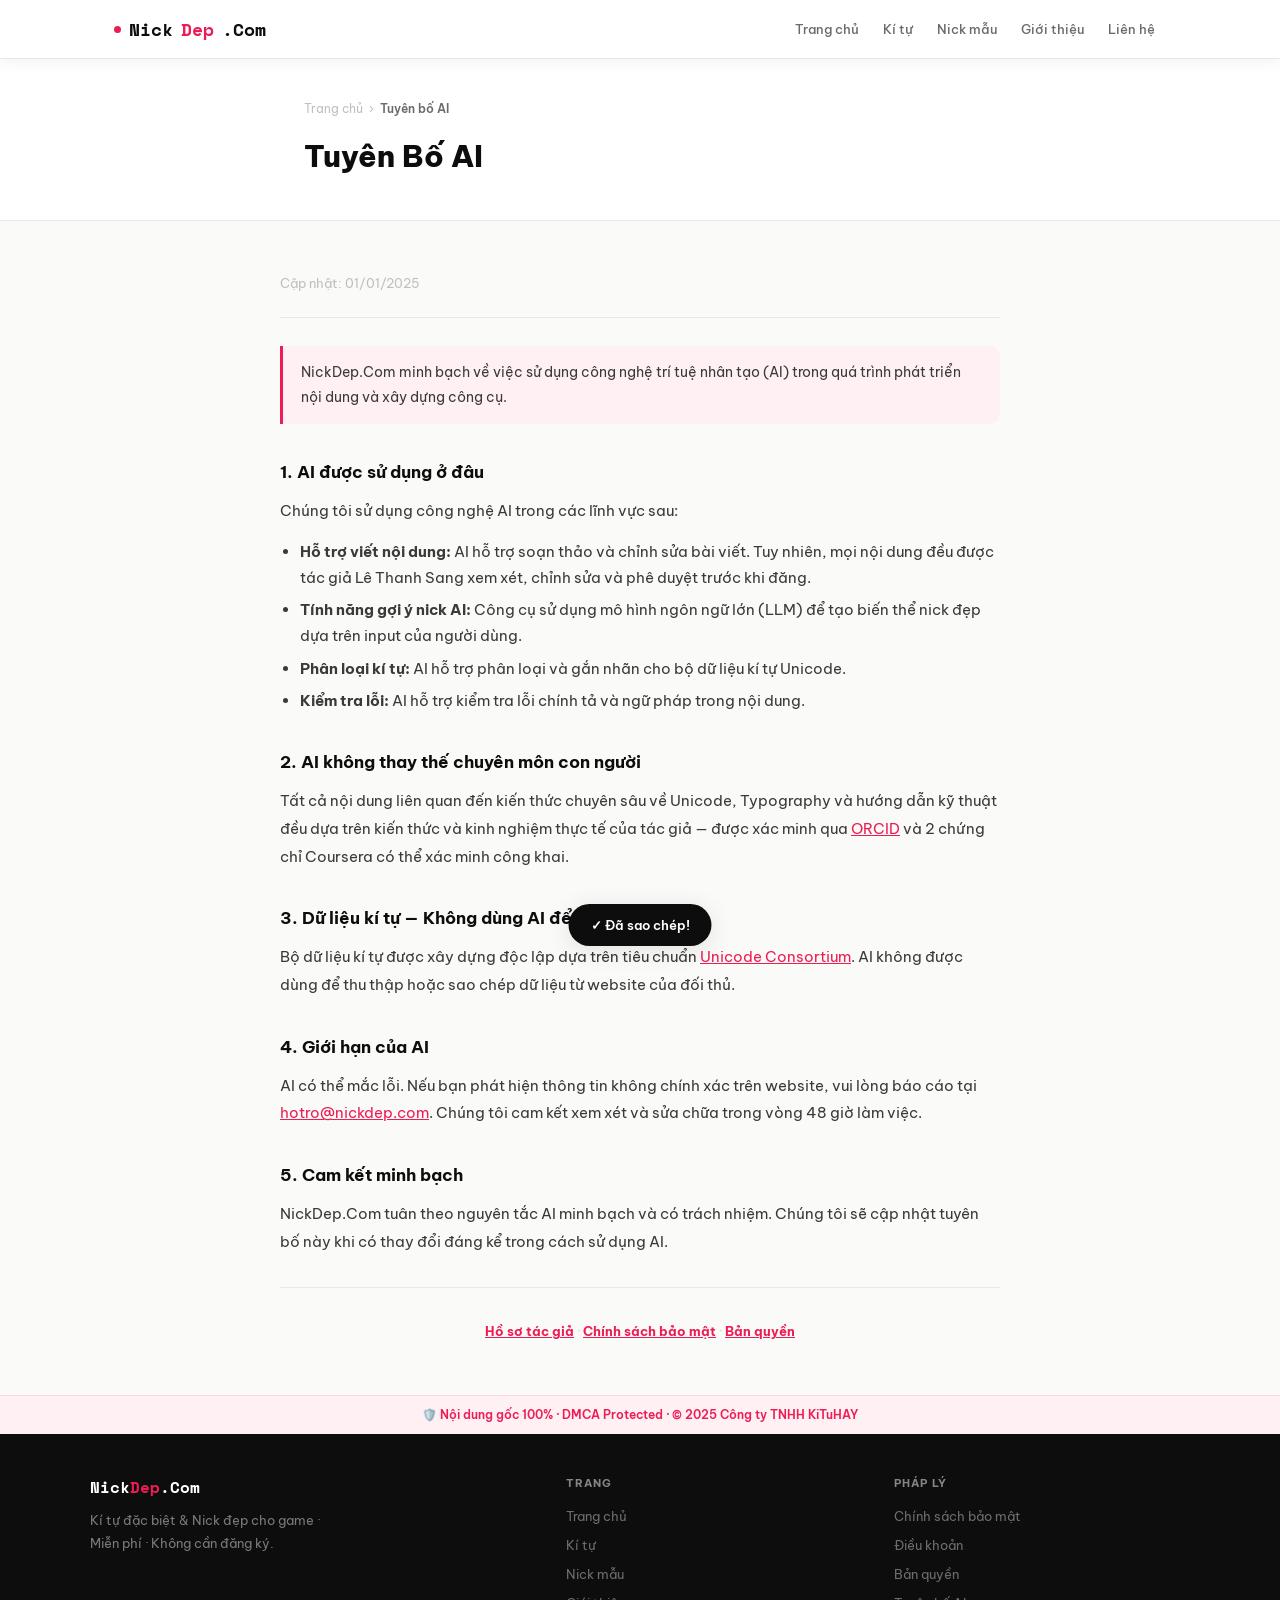
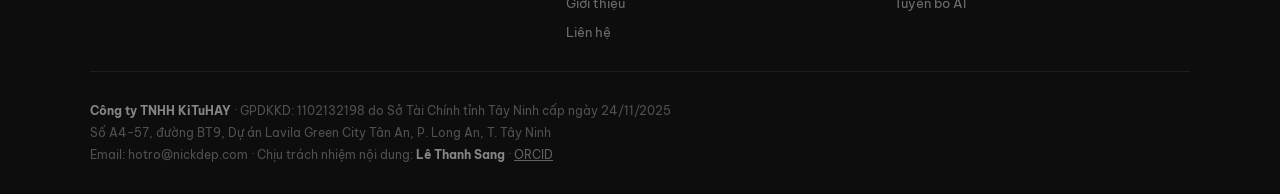
<file: tuyen-bo-ai.html>
<!DOCTYPE html>
<html lang="vi">
<head>
<meta charset="UTF-8"><meta name="viewport" content="width=device-width, initial-scale=1.0">
<title>Tuyên Bố AI — NickDep.Com</title>
<meta name="description" content="Tuyên bố minh bạch về việc sử dụng công nghệ AI trong phát triển nội dung và công cụ tại NickDep.Com.">
<link rel="canonical" href="https://kitunickdep.github.io/tuyen-bo-ai.html">
<link rel="stylesheet" href="shared.css">
</head>
<body>
<main>
  <div class="page-header">
    <div class="container-sm">
      <div class="breadcrumb"><a href="index.html">Trang chủ</a> › <span>Tuyên bố AI</span></div>
      <h1>Tuyên Bố AI</h1>
    </div>
  </div>
  <div class="container-sm section">
    <div class="legal-body">
      <div class="updated-note">Cập nhật: 01/01/2025</div>
      <div class="legal-highlight">NickDep.Com minh bạch về việc sử dụng công nghệ trí tuệ nhân tạo (AI) trong quá trình phát triển nội dung và xây dựng công cụ.</div>
      <h2>1. AI được sử dụng ở đâu</h2>
      <p>Chúng tôi sử dụng công nghệ AI trong các lĩnh vực sau:</p>
      <ul>
        <li><strong>Hỗ trợ viết nội dung:</strong> AI hỗ trợ soạn thảo và chỉnh sửa bài viết. Tuy nhiên, mọi nội dung đều được tác giả Lê Thanh Sang xem xét, chỉnh sửa và phê duyệt trước khi đăng.</li>
        <li><strong>Tính năng gợi ý nick AI:</strong> Công cụ sử dụng mô hình ngôn ngữ lớn (LLM) để tạo biến thể nick đẹp dựa trên input của người dùng.</li>
        <li><strong>Phân loại kí tự:</strong> AI hỗ trợ phân loại và gắn nhãn cho bộ dữ liệu kí tự Unicode.</li>
        <li><strong>Kiểm tra lỗi:</strong> AI hỗ trợ kiểm tra lỗi chính tả và ngữ pháp trong nội dung.</li>
      </ul>
      <h2>2. AI không thay thế chuyên môn con người</h2>
      <p>Tất cả nội dung liên quan đến kiến thức chuyên sâu về Unicode, Typography và hướng dẫn kỹ thuật đều dựa trên kiến thức và kinh nghiệm thực tế của tác giả — được xác minh qua <a href="https://orcid.org/0009-0006-1227-6866" target="_blank">ORCID</a> và 2 chứng chỉ Coursera có thể xác minh công khai.</p>
      <h2>3. Dữ liệu kí tự — Không dùng AI để sao chép</h2>
      <p>Bộ dữ liệu kí tự được xây dựng độc lập dựa trên tiêu chuẩn <a href="https://unicode.org" target="_blank">Unicode Consortium</a>. AI không được dùng để thu thập hoặc sao chép dữ liệu từ website của đối thủ.</p>
      <h2>4. Giới hạn của AI</h2>
      <p>AI có thể mắc lỗi. Nếu bạn phát hiện thông tin không chính xác trên website, vui lòng báo cáo tại <a href="mailto:hotro@nickdep.com">hotro@nickdep.com</a>. Chúng tôi cam kết xem xét và sửa chữa trong vòng 48 giờ làm việc.</p>
      <h2>5. Cam kết minh bạch</h2>
      <p>NickDep.Com tuân theo nguyên tắc AI minh bạch và có trách nhiệm. Chúng tôi sẽ cập nhật tuyên bố này khi có thay đổi đáng kể trong cách sử dụng AI.</p>
    </div>
    <div class="divider"></div>
    <p style="font-size:13px;color:var(--g3);text-align:center;">
      <a href="about.html" style="color:var(--pink);font-weight:700;">Hồ sơ tác giả</a> ·
      <a href="chinh-sach-bao-mat.html" style="color:var(--pink);font-weight:700;">Chính sách bảo mật</a> ·
      <a href="ban-quyen.html" style="color:var(--pink);font-weight:700;">Bản quyền</a>
    </p>
  </div>
</main>
<script src="shared.js"></script>
</body>
</html>
</file>
<file: shared.css>
/* ===== NickDep GitHub Pages — Shared CSS ===== */
@import url('https://fonts.googleapis.com/css2?family=Be+Vietnam+Pro:ital,wght@0,300;0,400;0,500;0,600;0,700;0,800;1,400&family=Space+Mono:wght@400;700&display=swap');

*, *::before, *::after { box-sizing: border-box; margin: 0; padding: 0; }

:root {
  --pink:       #ed1c54;
  --pink-hover: #c8163f;
  --pink-light: #fff0f4;
  --pink-mid:   #ffd6e0;
  --black:      #0d0d0d;
  --white:      #ffffff;
  --cream:      #fafaf8;
  --g1: #f5f5f3;
  --g2: #e8e8e4;
  --g3: #c0bfba;
  --g4: #6b6b6b;
  --g5: #3a3a3a;
  --font: 'Be Vietnam Pro', sans-serif;
  --mono: 'Space Mono', monospace;
  --r:  10px;
  --rl: 16px;
  --sh: 0 2px 16px rgba(0,0,0,.06);
  --sh-md: 0 4px 24px rgba(0,0,0,.1);
  --sh-pink: 0 4px 20px rgba(237,28,84,.15);
}

html { scroll-behavior: smooth; }
body {
  font-family: var(--font);
  background: var(--cream);
  color: var(--black);
  font-size: 15px;
  line-height: 1.7;
  min-height: 100vh;
  display: flex;
  flex-direction: column;
}
main { flex: 1; }

/* NAV */
.site-nav {
  background: var(--white);
  border-bottom: 1px solid var(--g2);
  position: sticky; top: 0; z-index: 100;
  box-shadow: var(--sh);
}
.nav-inner {
  display: flex; align-items: center; justify-content: space-between;
  height: 58px; padding: 0 24px; max-width: 1100px; margin: 0 auto;
}
.nav-logo {
  font-family: var(--mono); font-weight: 700; font-size: 18px;
  color: var(--black); text-decoration: none;
  display: flex; align-items: center; gap: 8px;
}
.nav-logo .accent { color: var(--pink); }
.nav-dot {
  width: 7px; height: 7px; border-radius: 50%;
  background: var(--pink); flex-shrink: 0;
  animation: dot-pulse 2.2s ease-in-out infinite;
}
@keyframes dot-pulse {
  0%,100%{transform:scale(1);opacity:1}
  50%{transform:scale(1.6);opacity:.5}
}
.nav-links { display: flex; gap: 2px; align-items: center; flex-wrap: wrap; }
.nav-links a {
  font-size: 13px; font-weight: 500; color: var(--g4);
  text-decoration: none; padding: 6px 11px; border-radius: 6px;
  transition: all .18s; white-space: nowrap;
}
.nav-links a:hover { color: var(--pink); background: var(--pink-light); }
.nav-links a.active { color: var(--pink); background: var(--pink-light); font-weight: 600; }
.nav-cta {
  background: var(--pink) !important; color: var(--white) !important;
  border-radius: 20px !important; padding: 7px 16px !important;
  font-weight: 700 !important; font-size: 13px !important;
  margin-left: 6px;
  transition: all .18s !important;
}
.nav-cta:hover { background: var(--pink-hover) !important; transform: translateY(-1px); box-shadow: var(--sh-pink); }

/* MOBILE NAV */
.nav-hamburger { display: none; background: none; border: none; cursor: pointer; padding: 4px; color: var(--black); }
.mobile-drawer {
  display: none; flex-direction: column;
  background: var(--white); border-top: 1px solid var(--g1);
}
.mobile-drawer.open { display: flex; }
.mobile-drawer a {
  padding: 13px 24px; font-size: 14px; font-weight: 500;
  color: var(--g5); text-decoration: none;
  border-bottom: 1px solid var(--g1); transition: color .15s;
}
.mobile-drawer a:hover, .mobile-drawer a.active { color: var(--pink); }

/* CONTAINER */
.container { max-width: 960px; margin: 0 auto; padding: 0 24px; }
.container-sm { max-width: 720px; margin: 0 auto; padding: 0 24px; }

/* SECTION */
.section { padding: 52px 0; }
.section-sm { padding: 32px 0; }

/* PAGE HEADER */
.page-header {
  background: var(--white);
  border-bottom: 1px solid var(--g2);
  padding: 40px 24px 32px;
}
.page-header .container-sm { }
.page-header h1 {
  font-size: clamp(22px, 4vw, 30px);
  font-weight: 800; color: var(--black); margin-bottom: 6px;
}
.page-header p { font-size: 14px; color: var(--g4); }

/* BREADCRUMB */
.breadcrumb {
  display: flex; gap: 6px; align-items: center;
  font-size: 12px; color: var(--g3); margin-bottom: 12px; flex-wrap: wrap;
}
.breadcrumb a { color: var(--g3); text-decoration: none; }
.breadcrumb a:hover { color: var(--pink); }
.breadcrumb span { color: var(--g4); font-weight: 600; }

/* LEGAL PROSE */
.legal-body h2 {
  font-size: 17px; font-weight: 700; color: var(--black);
  margin: 30px 0 10px; padding-top: 4px;
}
.legal-body p { color: var(--g5); margin-bottom: 14px; line-height: 1.85; }
.legal-body ul { padding-left: 20px; color: var(--g5); margin-bottom: 14px; }
.legal-body li { margin-bottom: 6px; line-height: 1.75; }
.legal-body a { color: var(--pink); }
.legal-highlight {
  background: var(--pink-light); border-left: 3px solid var(--pink);
  padding: 14px 18px; border-radius: 0 var(--r) var(--r) 0;
  margin: 20px 0; color: var(--g5); font-size: 14px; line-height: 1.8;
}
.updated-note {
  font-size: 12.5px; color: var(--g3); margin-bottom: 28px;
  padding-bottom: 22px; border-bottom: 1px solid var(--g2);
}

/* CARD */
.card {
  background: var(--white); border: 1px solid var(--g2);
  border-radius: var(--rl); padding: 24px;
  transition: box-shadow .2s, border-color .2s;
}
.card:hover { border-color: var(--pink-mid); box-shadow: var(--sh-pink); }

/* BADGE */
.badge {
  display: inline-flex; align-items: center; gap: 5px;
  padding: 4px 12px; border-radius: 20px;
  font-size: 12px; font-weight: 600; border: 1px solid;
}
.badge-pink  { background: var(--pink-light); color: var(--pink); border-color: var(--pink-mid); }
.badge-green { background: #f0fdf4; color: #16a34a; border-color: #bbf7d0; }
.badge-blue  { background: #eff6ff; color: #2563eb; border-color: #bfdbfe; }

/* BUTTON */
.btn {
  display: inline-flex; align-items: center; gap: 7px;
  padding: 11px 22px; border-radius: var(--r);
  font-family: var(--font); font-size: 14px; font-weight: 700;
  text-decoration: none; cursor: pointer; border: none;
  transition: all .2s;
}
.btn-pink { background: var(--pink); color: var(--white); }
.btn-pink:hover { background: var(--pink-hover); transform: translateY(-1px); box-shadow: var(--sh-pink); }
.btn-outline { background: transparent; color: var(--black); border: 1.5px solid var(--g2); }
.btn-outline:hover { border-color: var(--pink); color: var(--pink); }

/* DIVIDER */
.divider { height: 1px; background: var(--g2); margin: 32px 0; }

/* DMCA STRIP */
.dmca-strip {
  background: var(--pink-light); border-top: 1px solid var(--pink-mid);
  padding: 9px 24px; text-align: center;
  font-size: 12px; font-weight: 600; color: var(--pink);
  display: flex; align-items: center; justify-content: center; gap: 8px;
}

/* FOOTER */
.site-footer {
  background: var(--black); color: rgba(255,255,255,.45);
  padding: 40px 24px 28px;
}
.footer-inner { max-width: 1100px; margin: 0 auto; }
.footer-top {
  display: grid; grid-template-columns: 1.5fr 1fr 1fr;
  gap: 32px; margin-bottom: 28px;
  padding-bottom: 28px; border-bottom: 1px solid rgba(255,255,255,.07);
}
.footer-logo {
  font-family: var(--mono); font-size: 16px;
  font-weight: 700; color: var(--white); margin-bottom: 8px;
}
.footer-logo .accent { color: var(--pink); }
.footer-desc { font-size: 12.5px; line-height: 1.8; max-width: 240px; }
.footer-col-title {
  color: rgba(255,255,255,.5); font-size: 11px; font-weight: 700;
  text-transform: uppercase; letter-spacing: 1px; margin-bottom: 12px;
}
.footer-links { display: flex; flex-direction: column; gap: 7px; }
.footer-links a {
  color: rgba(255,255,255,.4); text-decoration: none;
  font-size: 13px; transition: color .15s;
}
.footer-links a:hover { color: var(--white); }
.footer-bottom {
  font-size: 11.5px; line-height: 1.9;
  color: rgba(255,255,255,.28);
}
.footer-bottom strong { color: rgba(255,255,255,.5); }

/* TOAST */
.copy-toast {
  position: fixed; bottom: 24px; left: 50%;
  transform: translateX(-50%) translateY(70px);
  background: var(--black); color: var(--white);
  padding: 10px 22px; border-radius: 24px;
  font-size: 13px; font-weight: 600;
  transition: transform .3s cubic-bezier(.34,1.56,.64,1);
  z-index: 9999; white-space: nowrap; pointer-events: none;
  box-shadow: var(--sh-md);
}
.copy-toast.show { transform: translateX(-50%) translateY(0); }

/* RESPONSIVE */
@media (max-width: 700px) {
  .nav-links { display: none; }
  .nav-hamburger { display: block; }
  .footer-top { grid-template-columns: 1fr; gap: 24px; }
  .section { padding: 36px 0; }
  .page-header { padding: 28px 20px 22px; }
  .container, .container-sm { padding: 0 16px; }
}
</file>
